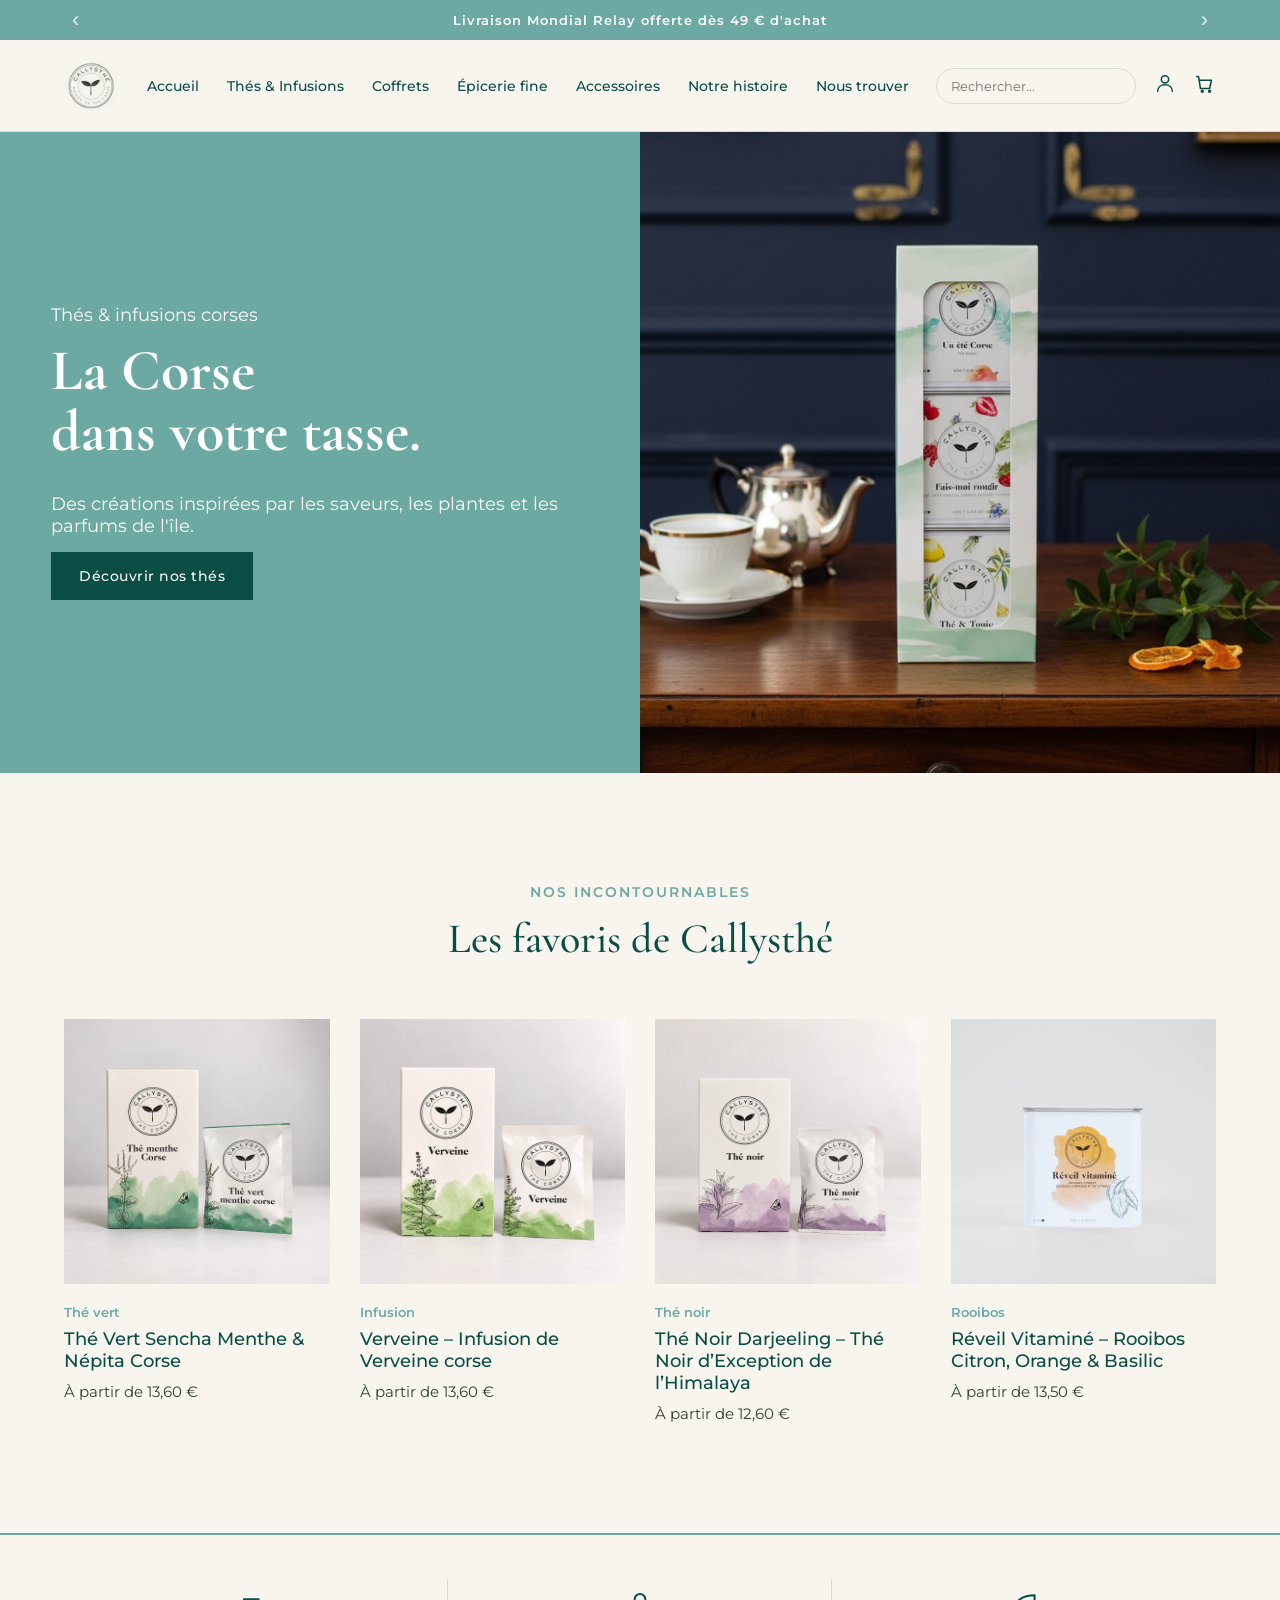
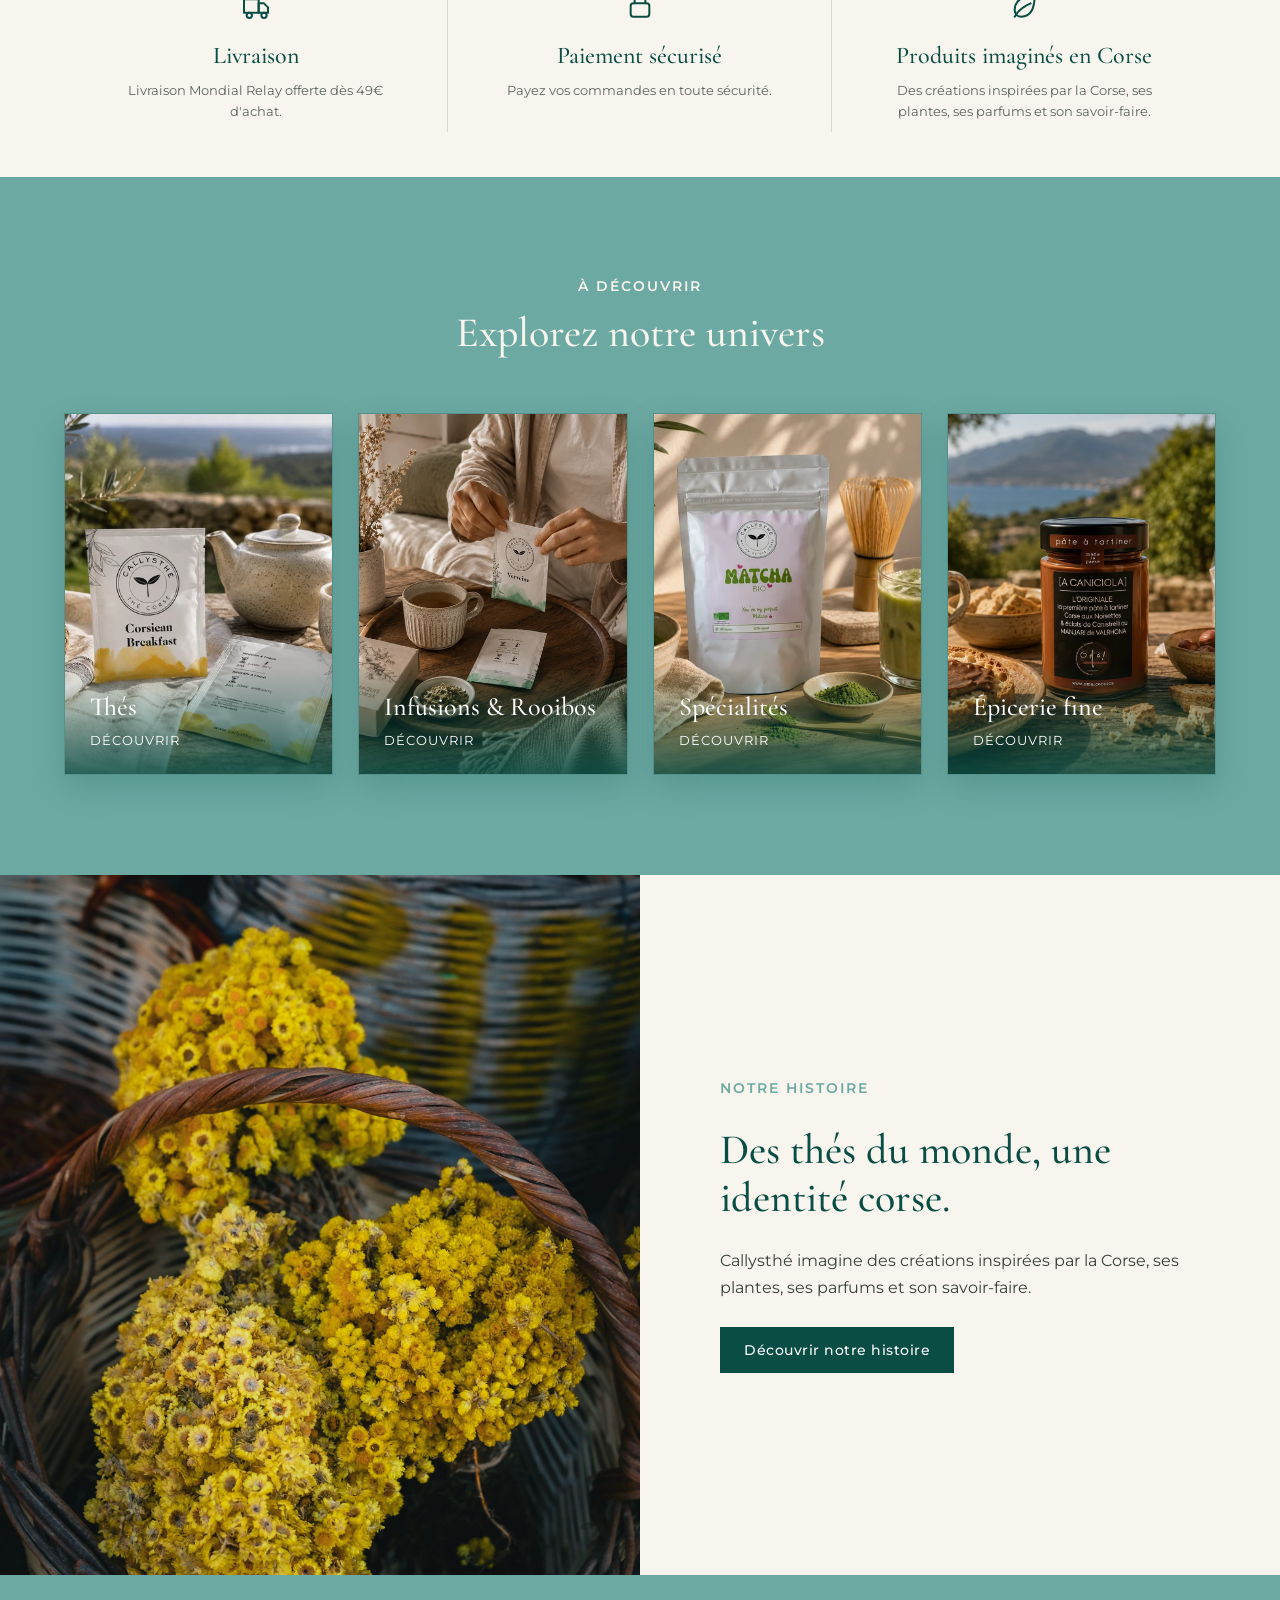
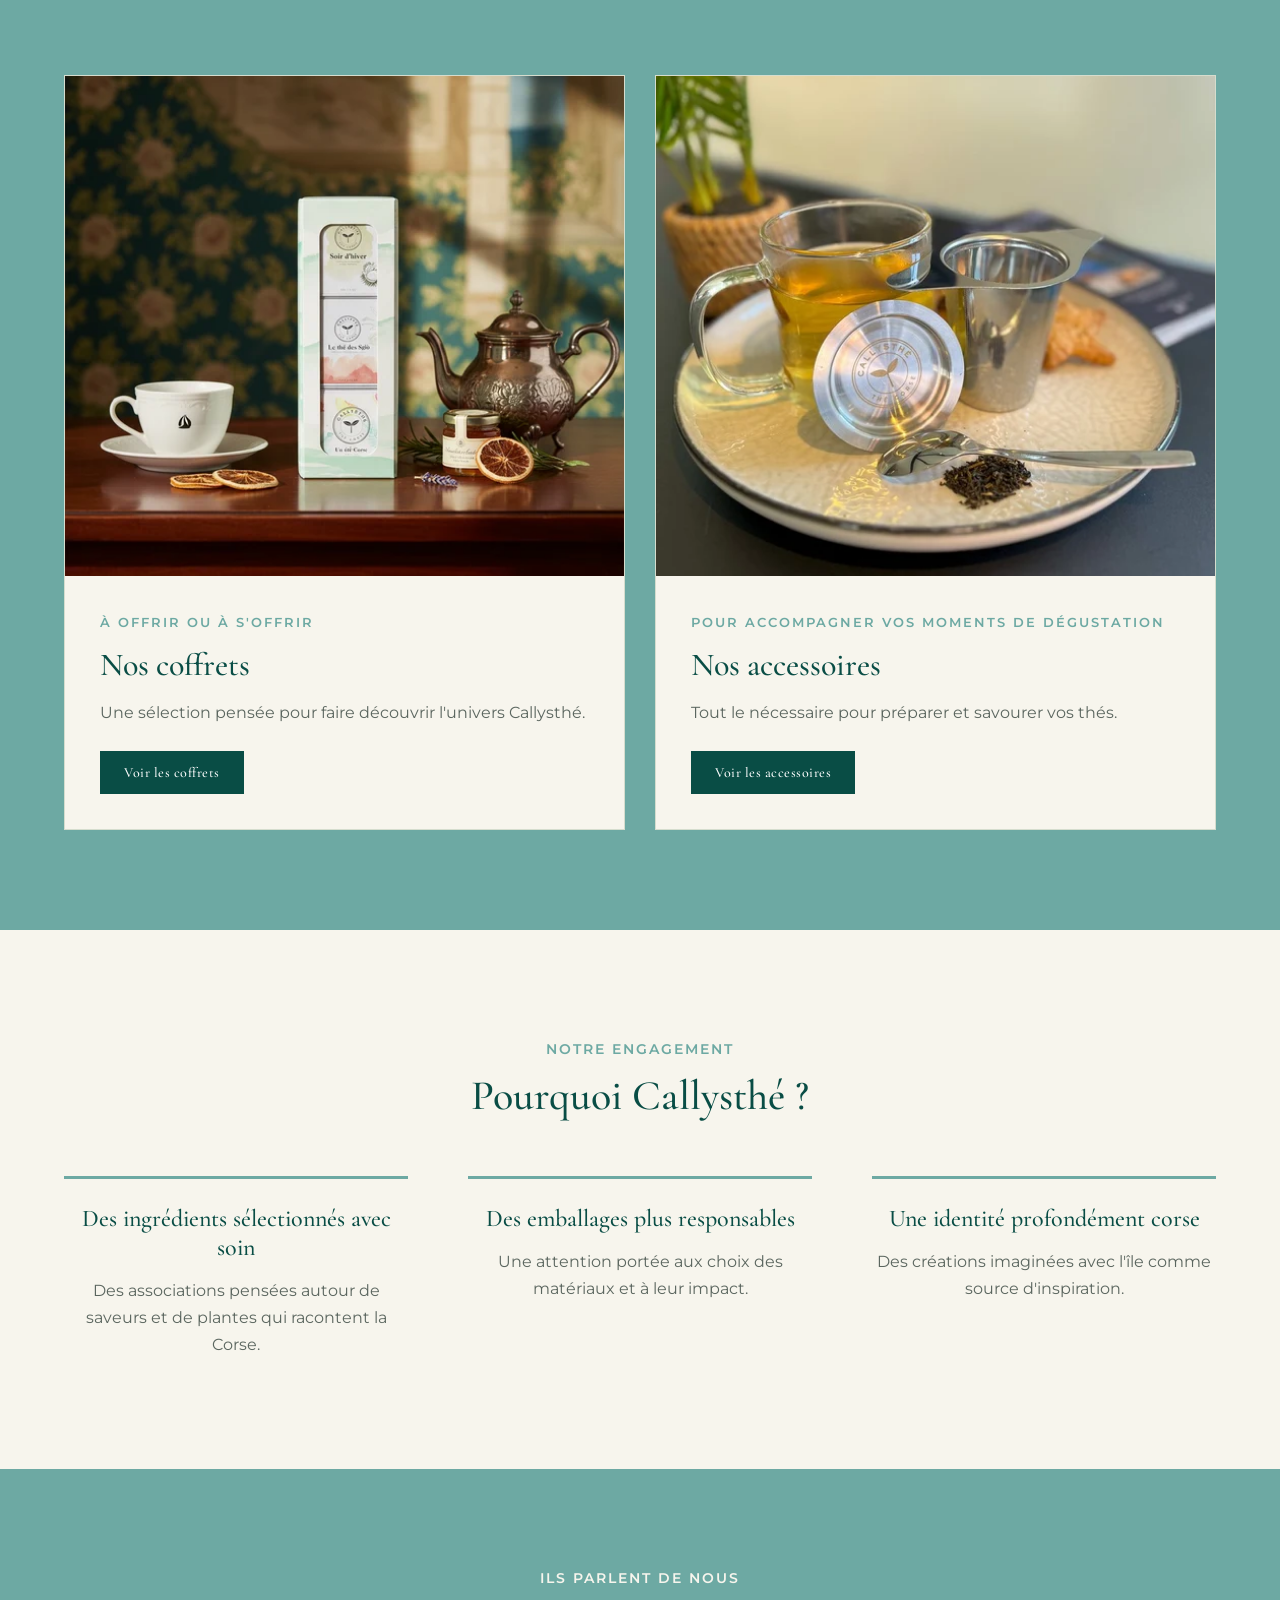
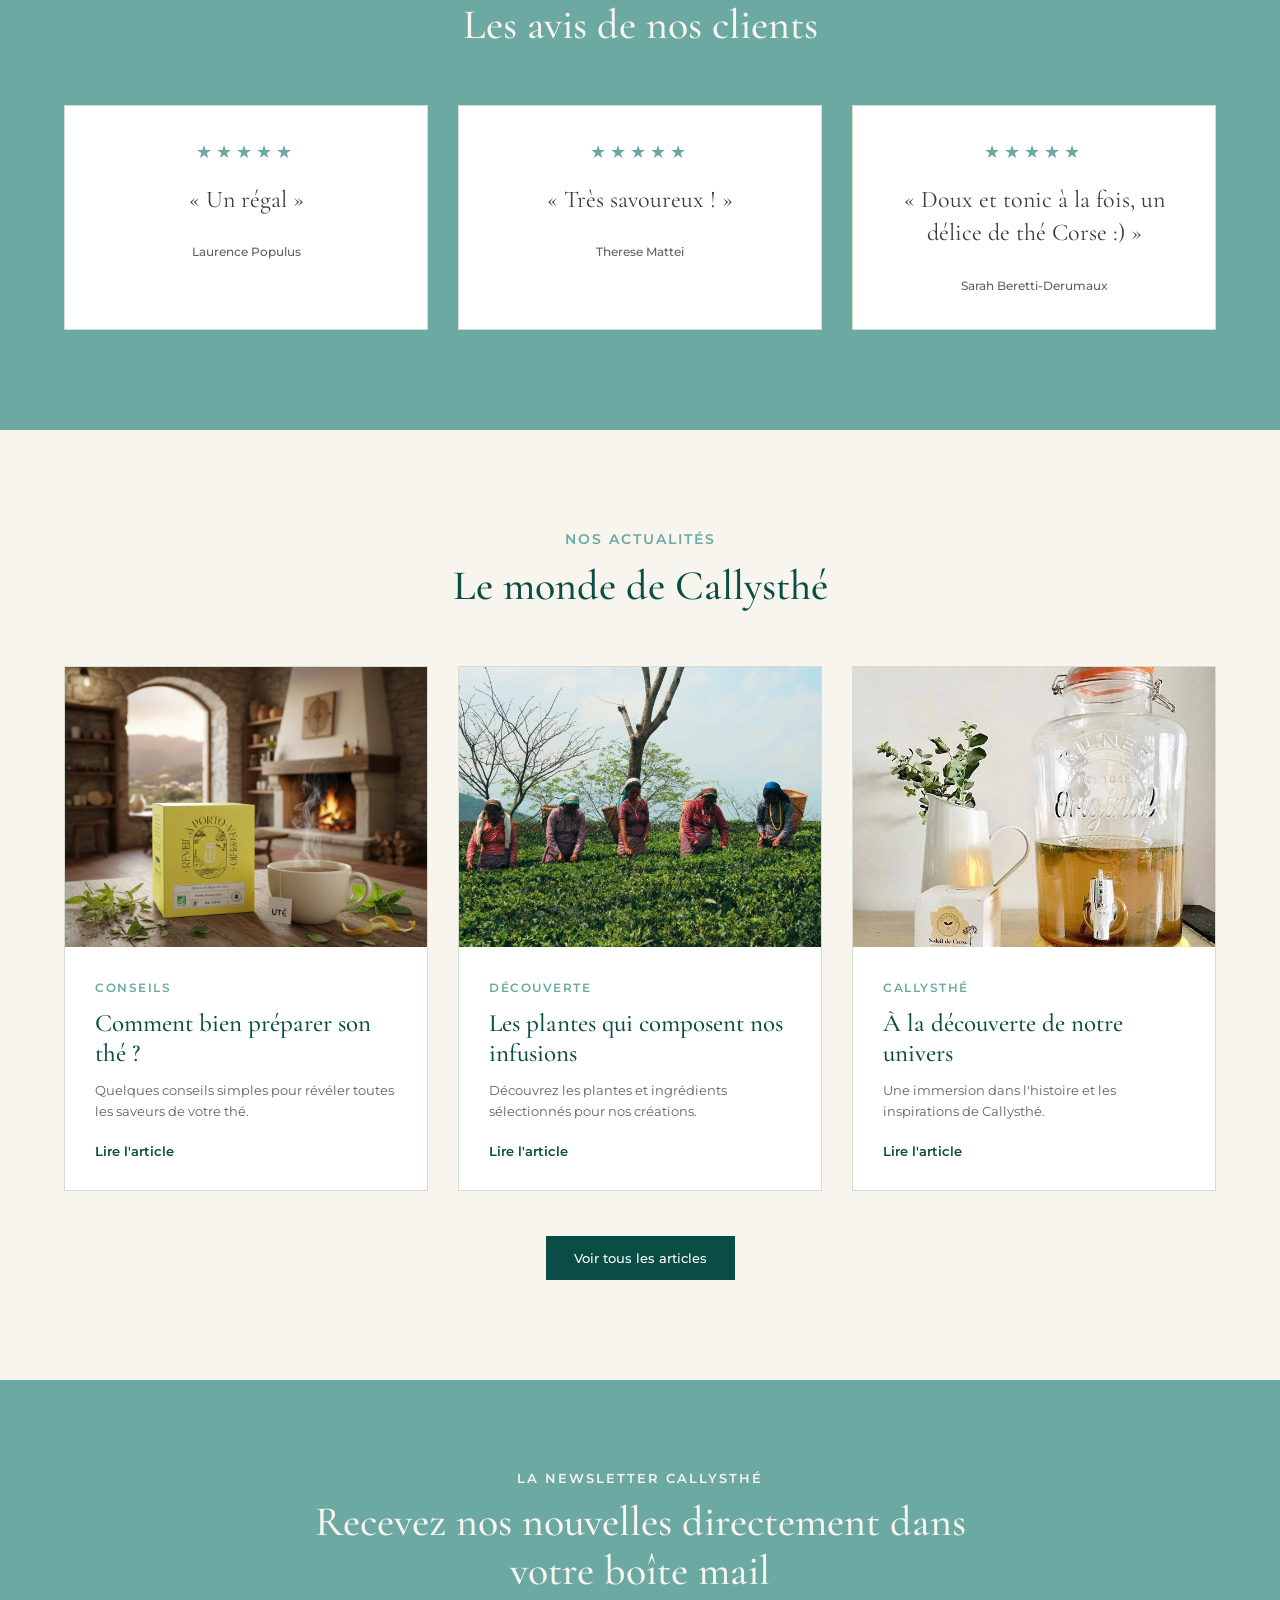
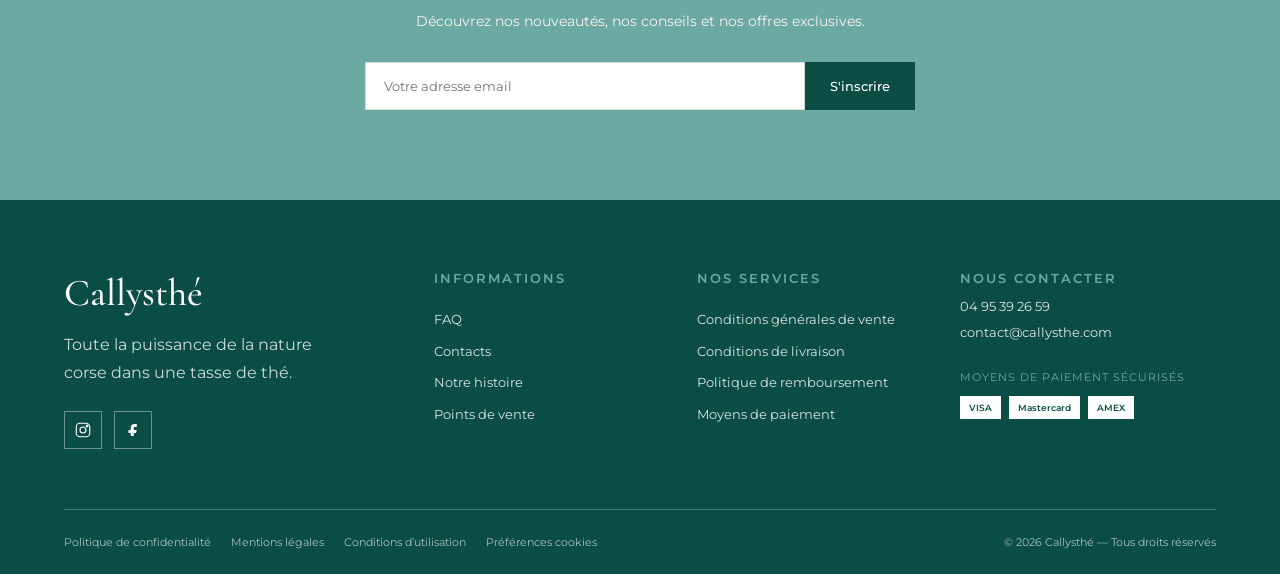
<file: index.html>
<!doctype html>
<html lang="fr">
  <head>
    <meta charset="UTF-8" />
    <meta name="viewport" content="width=device-width, initial-scale=1.0" />
    <meta
      name="description"
      content="Callysthé, thés et infusions corses : la Corse dans votre tasse. Thés, infusions, rooibos, coffrets et épicerie fine."
    />
    <link rel="icon" href="img/favicon.png" />
    <meta property="og:title" content="Callysthé, thés et infusions corses" />
    <meta property="og:description" content="La Corse dans votre tasse." />
    <meta property="og:image" content="img/hero.png" />
    <title>Callysthé</title>
    <link rel="preconnect" href="https://fonts.googleapis.com" />
    <link rel="preconnect" href="https://fonts.gstatic.com" crossorigin />
    <link
      href="https://fonts.googleapis.com/css2?family=Cormorant+Garamond:wght@400;500;600&family=Montserrat:wght@400;500;600&display=swap"
      rel="stylesheet"
    />
    <link rel="stylesheet" href="style.css" />
  </head>

  <body>
    <div class="announcement-bar">
      <button class="announcement-arrow prev" aria-label="Message précédent">
        ‹
      </button>

      <div class="announcement-slides">
        <p class="announcement-slide active">
          Livraison Mondial Relay offerte dès 49 € d'achat
        </p>
        <p class="announcement-slide">
          Toute la puissance de la nature corse dans une tasse de thé.
        </p>
        <p class="announcement-slide">
          Profitez de -10% sur votre première commande dès 30€ d'achat avec le
          code : CALLYSTHE10
        </p>
      </div>

      <button class="announcement-arrow next" aria-label="Message suivant">
        ›
      </button>
    </div>
    <header>
      <div class="logo">
        <img
          src="img/logoCallystheMaisonDeThe-fotor-2025013193222.png.avif"
          alt="Callysthé"
        />
      </div>

      <nav>
        <a href="#accueil">Accueil</a>
        <div class="nav-item">
          <a href="#univers">Thés & Infusions</a>

          <div class="submenu">
            <div>
              <h3>Thés</h3>
              <a href="#univers">Thé vert</a>
              <a href="#univers">Thé blanc</a>
              <a href="#univers">Thé noir</a>
              <a href="#univers">Thés glacés</a>
            </div>

            <div>
              <h3>Infusions & Rooibos</h3>
              <a href="#univers">Infusions</a>
              <a href="#univers">Rooibos</a>
            </div>

            <div>
              <h3>Spécialités</h3>
              <a href="#univers">Matcha & Ube</a>
              <a href="#univers">Chaï</a>
              <a href="#univers">Chocolats chauds</a>
            </div>

            <div>
              <h3>Formats</h3>
              <a href="#univers">Boîte métal</a>
              <a href="#univers">Sachets individuels</a>
              <a href="#univers">Sac recharge</a>
            </div>
          </div>
        </div>

        <a href="#coffrets">Coffrets</a>

        <div class="nav-item">
          <a href="#">Épicerie fine</a>

          <div class="submenu submenu-compact">
            <div>
              <h3><a href="#">Confitures</a></h3>
              <h3><a href="#">Canistrelli & biscuits</a></h3>
              <h3><a href="#">Miel</a></h3>
            </div>

            <div>
              <h3><a href="#">Gourmandises</a></h3>
              <h3><a href="#">Café</a></h3>
              <h3><a href="#">BARÚ</a></h3>
            </div>
          </div>
        </div>

        <div class="nav-item">
          <a href="#accessoires">Accessoires</a>

          <div class="submenu submenu-compact">
            <div>
              <h3><a href="#">Théières</a></h3>
              <h3><a href="#">Mugs & Tasses</a></h3>
              <h3><a href="#">Infuseurs & Filtres</a></h3>
            </div>

            <div>
              <h3><a href="#">Gourdes</a></h3>
              <h3><a href="#">Bouilloires</a></h3>
              <h3><a href="#">Sachets à thé réutilisables</a></h3>
            </div>
          </div>
        </div>

        <a href="#histoire">Notre histoire</a>

        <div class="nav-item">
          <a href="trouver.html">Nous trouver</a>

          <div class="submenu submenu-lieux">
            <div class="location-group france">
              <h3>France</h3>

              <a href="#">Toutes les régions</a>

              <h3>Auvergne-Rhône-Alpes</h3>
              <a href="#">Grenoble</a>
              <a href="#">Lyon</a>
              <a href="#">Montélimar</a>

              <h3>Corse</h3>
              <a href="#">Tous les points de vente</a>

              <h3>Grand Est</h3>
              <a href="#">Épernay</a>
              <a href="#">Strasbourg</a>
            </div>

            <div>
              <h3>Hauts-de-France</h3>
              <a href="#">Gouvieux</a>
              <a href="#">Nœux-les-Mines</a>

              <h3>Île-de-France</h3>
              <a href="#">Melun</a>
              <a href="#">Paris</a>
              <a href="#">Saint-Germain-en-Laye</a>

              <h3>Normandie</h3>
              <a href="#">Le Havre</a>
            </div>

            <div>
              <h3>Nouvelle-Aquitaine</h3>
              <a href="#">Bordeaux</a>

              <h3>Occitanie</h3>
              <a href="#">Nîmes</a>
              <a href="#">Pont-Saint-Esprit</a>

              <h3>Provence-Alpes-Côte d’Azur</h3>
              <a href="#">Marseille</a>
              <a href="#">Ollioules</a>
              <a href="#">Oraison</a>
              <a href="#">Six-Fours-les-Plages</a>
            </div>

            <div class="location-group">
              <h3>Amérique du Nord</h3>
              <a href="#">Canada</a>
              <a href="#">États-Unis</a>

              <h3>Europe</h3>
              <a href="#">Belgique</a>
              <a href="#">Irlande</a>
              <a href="#">Luxembourg</a>
              <a href="#">Suisse</a>
            </div>
          </div>
        </div>
      </nav>
      <button
        class="menu-toggle"
        aria-label="Ouvrir le menu"
        aria-expanded="false"
      >
        <svg
          viewBox="0 0 24 24"
          fill="none"
          stroke="currentColor"
          stroke-width="1.7"
          stroke-linecap="round"
        >
          <line class="l1" x1="4" y1="7" x2="20" y2="7"></line>
          <line class="l2" x1="4" y1="12" x2="20" y2="12"></line>
          <line class="l3" x1="4" y1="17" x2="20" y2="17"></line>
        </svg>
      </button>
      <div class="header-actions">
        <div class="search">
          <input type="search" placeholder="Rechercher..." />
        </div>
        <a href="#" aria-label="Compte client">
          <svg
            width="20"
            height="20"
            viewBox="0 0 24 24"
            fill="none"
            stroke="currentColor"
            stroke-width="1.7"
            stroke-linecap="round"
            stroke-linejoin="round"
          >
            <circle cx="12" cy="8" r="4"></circle>
            <path d="M4 21c0-4.4 3.6-7 8-7s8 2.6 8 7"></path>
          </svg>
        </a>

        <a href="#" aria-label="Panier">
          <svg
            width="20"
            height="20"
            viewBox="0 0 24 24"
            fill="none"
            stroke="currentColor"
            stroke-width="1.7"
            stroke-linecap="round"
            stroke-linejoin="round"
          >
            <path d="M3 5h2l2 13h10l2-9H6"></path>
            <circle cx="9" cy="21" r="1"></circle>
            <circle cx="17" cy="21" r="1"></circle>
          </svg>
        </a>
      </div>
      <div class="mobile-menu">
        <div class="mobile-search">
          <input type="search" placeholder="Rechercher..." />
        </div>
        <a href="#accueil">Accueil</a>
        <a href="#univers">Thés & Infusions</a>
        <a href="#coffrets">Coffrets</a>
        <a href="#epicerie">Épicerie fine</a>
        <a href="#accessoires">Accessoires</a>
        <a href="histoire.html">Notre histoire</a>
        <a href="trouver.html">Nous trouver</a>
      </div>
    </header>

    <main>
      <!-- HERO -->
      <section id="accueil" class="hero">
        <div class="hero-content">
          <p>Thés & infusions corses</p>

          <h1>La Corse<br />dans votre tasse.</h1>

          <p>
            Des créations inspirées par les saveurs, les plantes et les parfums
            de l'île.
          </p>

          <a href="#">Découvrir nos thés</a>
        </div>

        <div class="hero-image">
          <img src="img/hero.png" alt="Thés et infusions Callysthé" />
        </div>
      </section>
      <!-- INCONTOURNABLES -->
      <section class="products">
        <div class="section-title">
          <p>Nos incontournables</p>
          <h2>Les favoris de Callysthé</h2>
        </div>

        <div class="products-grid">
          <a href="#" class="product-card">
            <img
              src="img/The_vert_menthe_boite_sachet.png.webp"
              alt="Boîte de thé vert Sencha Menthe & Népita Corse"
              loading="lazy"
            />
            <p>Thé vert</p>
            <h3>Thé Vert Sencha Menthe & Népita Corse</h3>
            <span>À partir de 13,60 €</span>
          </a>

          <a href="#" class="product-card">
            <img
              src="img/Verveine_boite_sachet.png.webp"
              alt="Boîte de verveine infusion de verveine corse"
              loading="lazy"
            />
            <p>Infusion</p>
            <h3>Verveine – Infusion de Verveine corse</h3>
            <span>À partir de 13,60 €</span>
          </a>

          <a href="#" class="product-card">
            <img
              src="img/The_noir_boite_sachet.png.webp"
              alt="Boîte de thé noir Darjeeling"
              loading="lazy"
            />
            <p>Thé noir</p>
            <h3>Thé Noir Darjeeling – Thé Noir d’Exception de l’Himalaya</h3>
            <span>À partir de 12,60 €</span>
          </a>

          <a href="#" class="product-card">
            <img
              src="img/BTM_RV.jpg.webp"
              alt="Boîte de Rooibos Citron, Orange & Basilic"
              loading="lazy"
            />
            <p>Rooibos</p>
            <h3>Réveil Vitaminé – Rooibos Citron, Orange & Basilic</h3>
            <span>À partir de 13,50 €</span>
          </a>
        </div>
      </section>

      <!-- SERVICES --->
      <section class="services">
        <div class="service">
          <svg viewBox="0 0 24 24" aria-hidden="true">
            <path d="M3 7h11v10H3z" />
            <path d="M14 10h4l3 3v4h-7z" />
            <circle cx="7" cy="19" r="2" />
            <circle cx="18" cy="19" r="2" />
          </svg>

          <h3>Livraison</h3>
          <p>Livraison Mondial Relay offerte dès 49€ d'achat.</p>
        </div>

        <div class="service">
          <svg viewBox="0 0 24 24" aria-hidden="true">
            <rect x="5" y="10" width="14" height="10" rx="2" />
            <path d="M8 10V7a4 4 0 0 1 8 0v3" />
          </svg>

          <h3>Paiement sécurisé</h3>
          <p>Payez vos commandes en toute sécurité.</p>
        </div>

        <div class="service">
          <svg viewBox="0 0 24 24" aria-hidden="true">
            <path d="M20 4C11 4 5 8 5 15c0 3 2 5 5 5 7 0 10-6 10-16z" />
            <path d="M5 20c3-5 7-8 12-10" />
          </svg>

          <h3>Produits imaginés en Corse</h3>
          <p>
            Des créations inspirées par la Corse, ses plantes, ses parfums et
            son savoir-faire.
          </p>
        </div>
      </section>
      <!-- UNIVERS -->
      <section id="univers" class="univers">
        <div class="section-title">
          <p>À découvrir</p>
          <h2>Explorez notre univers</h2>
        </div>

        <div class="univers-grid">
          <a href="#" class="univers-card">
            <img
              src="img/Thes.webp"
              alt="Sélection de thés Callysthé"
              loading="lazy"
            />
            <div>
              <h3>Thés</h3>
              <span>Découvrir</span>
            </div>
          </a>

          <a href="#" class="univers-card">
            <img
              src="img/Infusions.webp"
              alt="Sélection d'infusions et de Rooibos Callysthé"
              loading="lazy"
            />
            <div>
              <h3>Infusions & Rooibos</h3>
              <span>Découvrir</span>
            </div>
          </a>

          <a href="#" class="univers-card">
            <img
              src="img/matcha.webp"
              alt="Sélection de matcha Callysthé"
              loading="lazy"
            />
            <div>
              <h3>Spécialités</h3>
              <span>Découvrir</span>
            </div>
          </a>

          <a href="#" class="univers-card">
            <img
              src="img/Epicerie.webp"
              alt="Sélection d' épicerie fine Callysthé"
              loading="lazy"
            />
            <div>
              <h3>Épicerie fine</h3>
              <span>Découvrir</span>
            </div>
          </a>
        </div>
      </section>

      <!-- HISTOIRE -->
      <section id="histoire" class="story">
        <div class="story-image">
          <img
            src="img/photohistoire.jpg"
            alt="Notre histoire"
            loading="lazy"
          />
        </div>

        <div class="story-content">
          <p>Notre histoire</p>
          <h2>Des thés du monde, une identité corse.</h2>
          <p>
            Callysthé imagine des créations inspirées par la Corse, ses plantes,
            ses parfums et son savoir-faire.
          </p>
          <a href="histoire.html">Découvrir notre histoire</a>
        </div>
      </section>

      <!-- COFFRETS -->
      <section class="gift">
        <div id="coffrets" class="gift-card">
          <div class="gift-image">
            <img
              src="img/Coffret.webp"
              alt="Sélection de coffrets Callysthé"
              loading="lazy"
            />
          </div>

          <div class="gift-content">
            <p>À offrir ou à s'offrir</p>
            <h2>Nos coffrets</h2>
            <p>
              Une sélection pensée pour faire découvrir l'univers Callysthé.
            </p>
            <a href="#">Voir les coffrets</a>
          </div>
        </div>

        <div id="accessoires" class="gift-card">
          <div class="gift-image">
            <img
              src="img/accessoires.webp"
              alt="Sélection d'accessoires Callysthé"
              loading="lazy"
            />
          </div>

          <div class="gift-content">
            <p>Pour accompagner vos moments de dégustation</p>
            <h2>Nos accessoires</h2>
            <p>Tout le nécessaire pour préparer et savourer vos thés.</p>
            <a href="#">Voir les accessoires</a>
          </div>
        </div>
      </section>

      <!-- ENGAGEMENTS -->
      <section class="values">
        <div class="section-title">
          <p>Notre engagement</p>
          <h2>Pourquoi Callysthé ?</h2>
        </div>

        <div class="values-grid">
          <div class="value">
            <h3>Des ingrédients sélectionnés avec soin</h3>
            <p>
              Des associations pensées autour de saveurs et de plantes qui
              racontent la Corse.
            </p>
          </div>

          <div class="value">
            <h3>Des emballages plus responsables</h3>
            <p>
              Une attention portée aux choix des matériaux et à leur impact.
            </p>
          </div>

          <div class="value">
            <h3>Une identité profondément corse</h3>
            <p>
              Des créations imaginées avec l'île comme source d'inspiration.
            </p>
          </div>
        </div>
      </section>
      <section class="reviews">
        <div class="section-title">
          <p>Ils parlent de nous</p>
          <h2>Les avis de nos clients</h2>
        </div>

        <div class="reviews-grid">
          <article class="review">
            <div class="review-stars">★★★★★</div>
            <p>« Un régal »</p>
            <span>Laurence Populus</span>
          </article>

          <article class="review">
            <div class="review-stars">★★★★★</div>
            <p>« Très savoureux ! »</p>
            <span>Therese Mattei</span>
          </article>

          <article class="review">
            <div class="review-stars">★★★★★</div>
            <p>« Doux et tonic à la fois, un délice de thé Corse :) »</p>
            <span>Sarah Beretti-Derumaux</span>
          </article>
        </div>
      </section>
      <section class="blog">
        <div class="section-title">
          <p>Nos actualités</p>
          <h2>Le monde de Callysthé</h2>
        </div>

        <div class="blog-grid">
          <article class="blog-card">
            <img
              src="img/blog1.png.webp"
              alt="Comment bien préparer son thé ?"
              loading="lazy"
            />

            <div class="blog-content">
              <span>Conseils</span>
              <h3>Comment bien préparer son thé ?</h3>
              <p>
                Quelques conseils simples pour révéler toutes les saveurs de
                votre thé.
              </p>
              <a href="#">Lire l'article</a>
            </div>
          </article>

          <article class="blog-card">
            <img
              src="img/blog2.webp"
              alt="Les plantes qui composent nos infusions"
              loading="lazy"
            />

            <div class="blog-content">
              <span>Découverte</span>
              <h3>Les plantes qui composent nos infusions</h3>
              <p>
                Découvrez les plantes et ingrédients sélectionnés pour nos
                créations.
              </p>
              <a href="#">Lire l'article</a>
            </div>
          </article>

          <article class="blog-card">
            <img
              src="img/blog3.jpg"
              alt="À la découverte de notre univers"
              loading="lazy"
            />

            <div class="blog-content">
              <span>Callysthé</span>
              <h3>À la découverte de notre univers</h3>
              <p>
                Une immersion dans l'histoire et les inspirations de Callysthé.
              </p>
              <a href="#">Lire l'article</a>
            </div>
          </article>
        </div>

        <div class="blog-link">
          <a href="#">Voir tous les articles</a>
        </div>
      </section>
      <section class="newsletter">
        <div class="newsletter-content">
          <p>La newsletter Callysthé</p>
          <h2>Recevez nos nouvelles directement dans votre boîte mail</h2>
          <span>
            Découvrez nos nouveautés, nos conseils et nos offres exclusives.
          </span>

          <form>
            <input type="email" placeholder="Votre adresse email" required />
            <button type="submit">S'inscrire</button>
          </form>
        </div>
      </section>
    </main>
    <footer>
      <div class="footer-main">
        <div class="footer-brand">
          <h2>Callysthé</h2>
          <p>Toute la puissance de la nature corse dans une tasse de thé.</p>
          <div class="footer-socials">
            <a href="#" aria-label="Instagram">
              <svg viewBox="0 0 24 24" aria-hidden="true">
                <rect x="3" y="3" width="18" height="18" rx="5"></rect>
                <circle cx="12" cy="12" r="4"></circle>
                <circle cx="17.5" cy="6.5" r="1"></circle>
              </svg>
            </a>

            <a href="#" aria-label="Facebook">
              <svg viewBox="0 0 24 24" aria-hidden="true">
                <path
                  d="M14 8h3V4h-3c-3.3 0-5 2-5 5v3H6v4h3v4h4v-4h3l1-4h-4V9c0-.7.3-1 1-1z"
                ></path>
              </svg>
            </a>
          </div>
        </div>

        <div class="footer-links">
          <h3>Informations</h3>

          <a href="#">FAQ</a>
          <a href="#">Contacts</a>
          <a href="#">Notre histoire</a>
          <a href="#">Points de vente</a>
        </div>

        <div class="footer-links">
          <h3>Nos services</h3>

          <a href="#">Conditions générales de vente</a>
          <a href="#">Conditions de livraison</a>
          <a href="#">Politique de remboursement</a>
          <a href="#">Moyens de paiement</a>
        </div>

        <div class="footer-contact">
          <h3>Nous contacter</h3>

          <p>04 95 39 26 59</p>
          <p>contact@callysthe.com</p>

          <div class="footer-payment">
            <span>Moyens de paiement sécurisés</span>

            <div class="payment-icons">
              <span>VISA</span>
              <span>Mastercard</span>
              <span>AMEX</span>
            </div>
          </div>
        </div>
      </div>

      <div class="footer-bottom">
        <div class="footer-legal">
          <a href="#">Politique de confidentialité</a>
          <a href="#">Mentions légales</a>
          <a href="#">Conditions d’utilisation</a>
          <a href="#">Préférences cookies</a>
        </div>

        <p>© 2026 Callysthé — Tous droits réservés</p>
      </div>
    </footer>
    <script src="script.js"></script>
  </body>
</html>
</file>
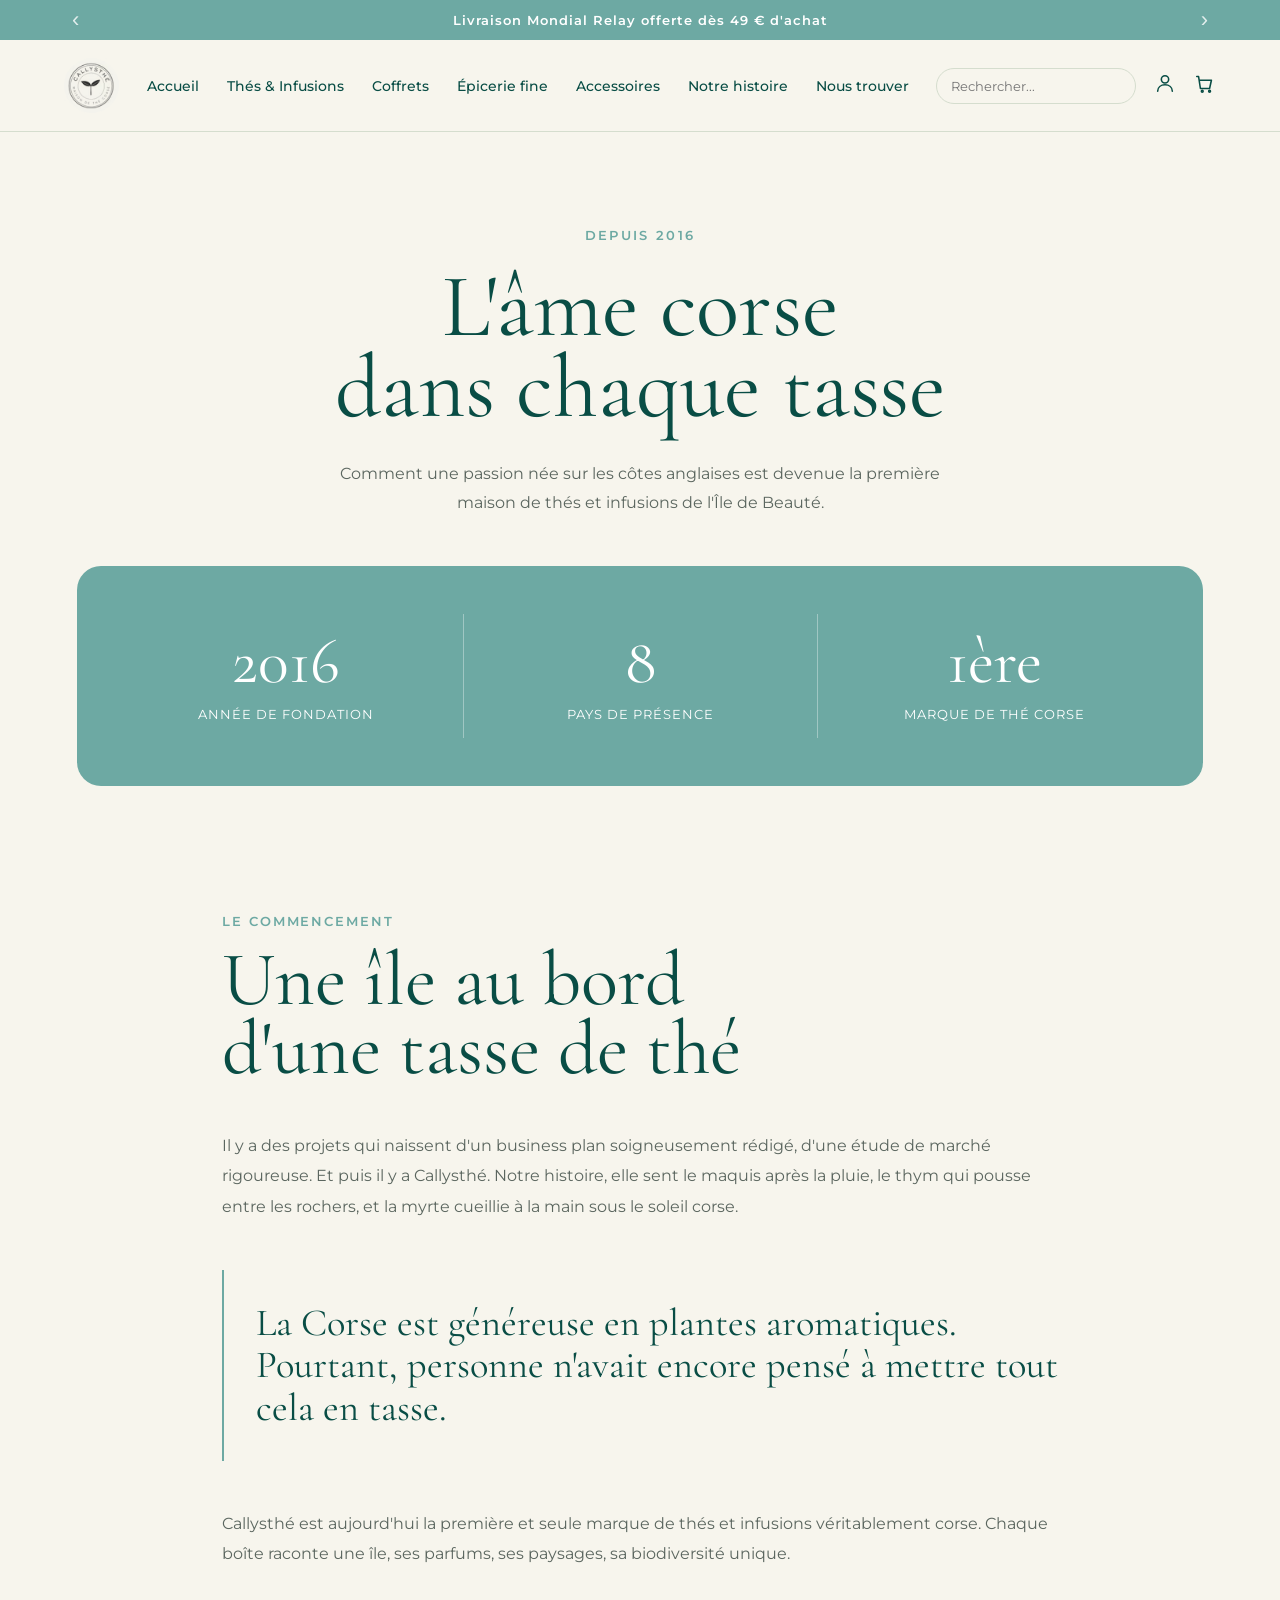
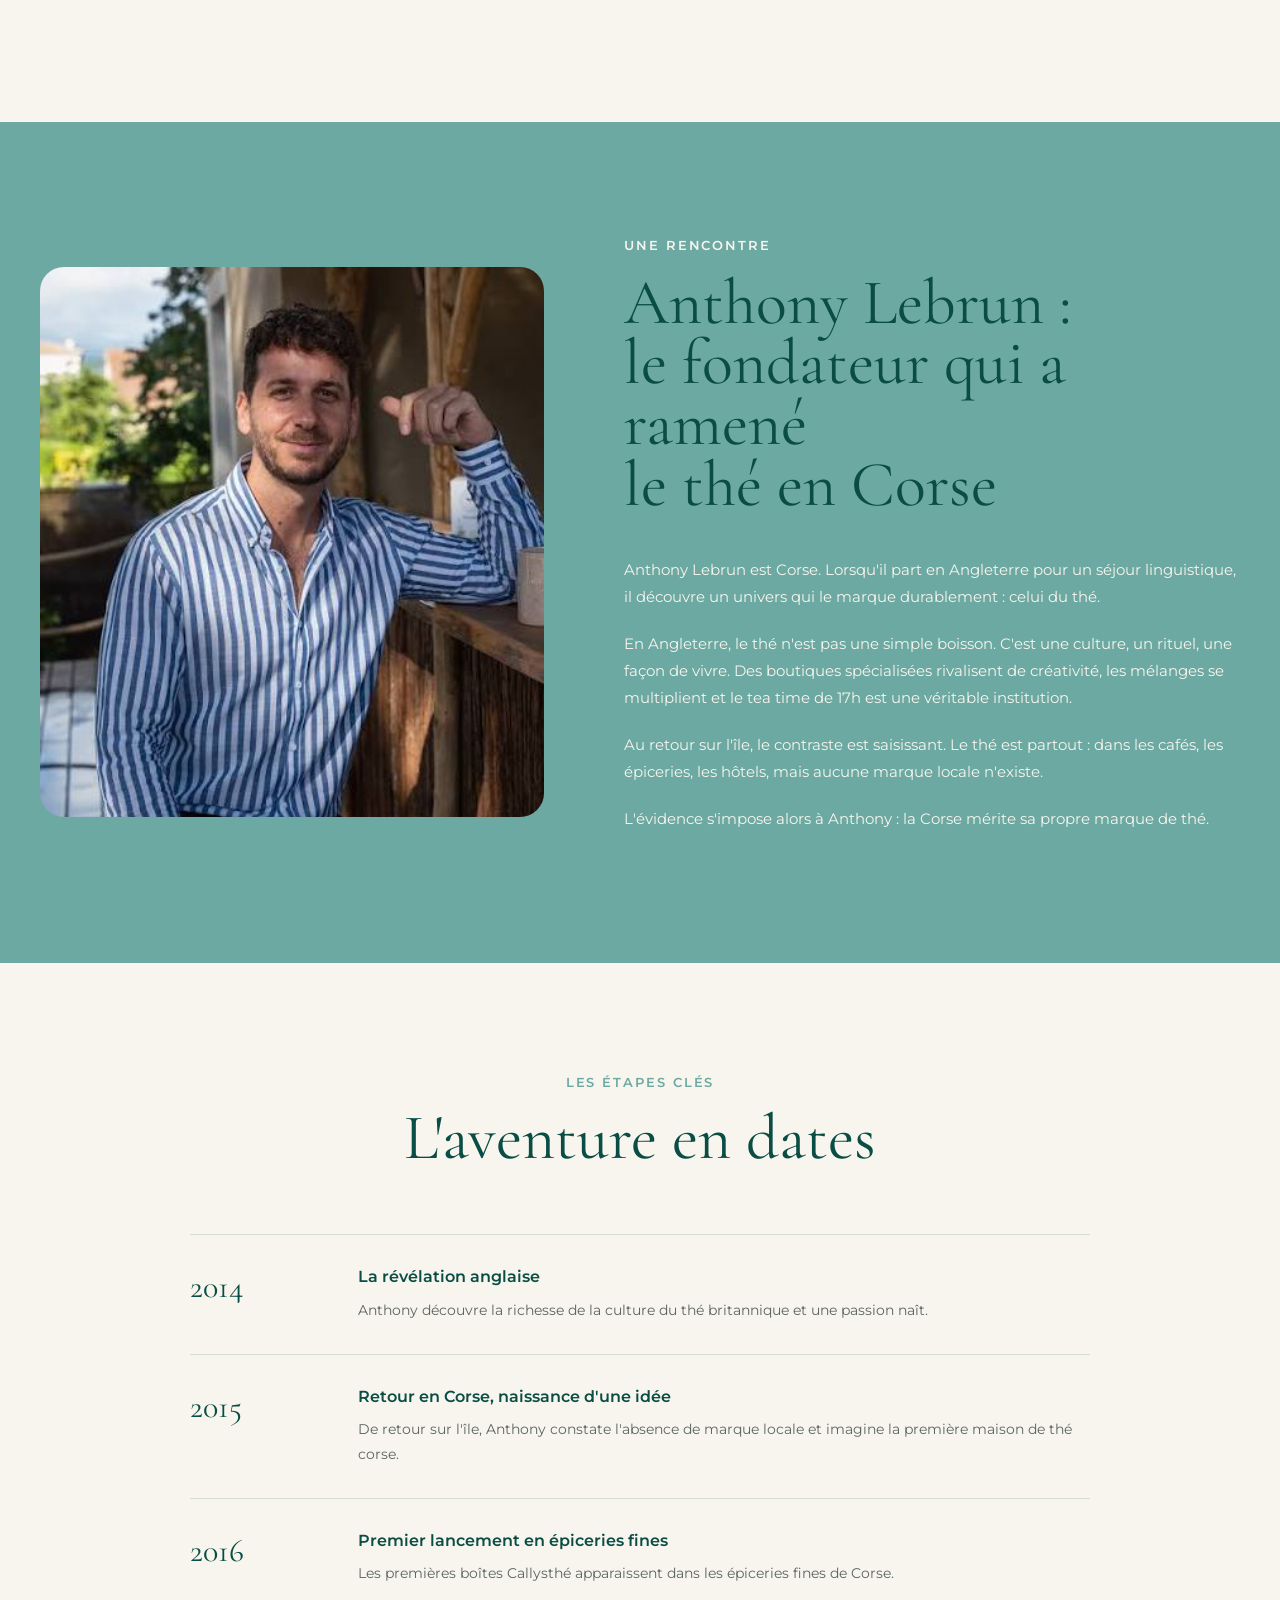
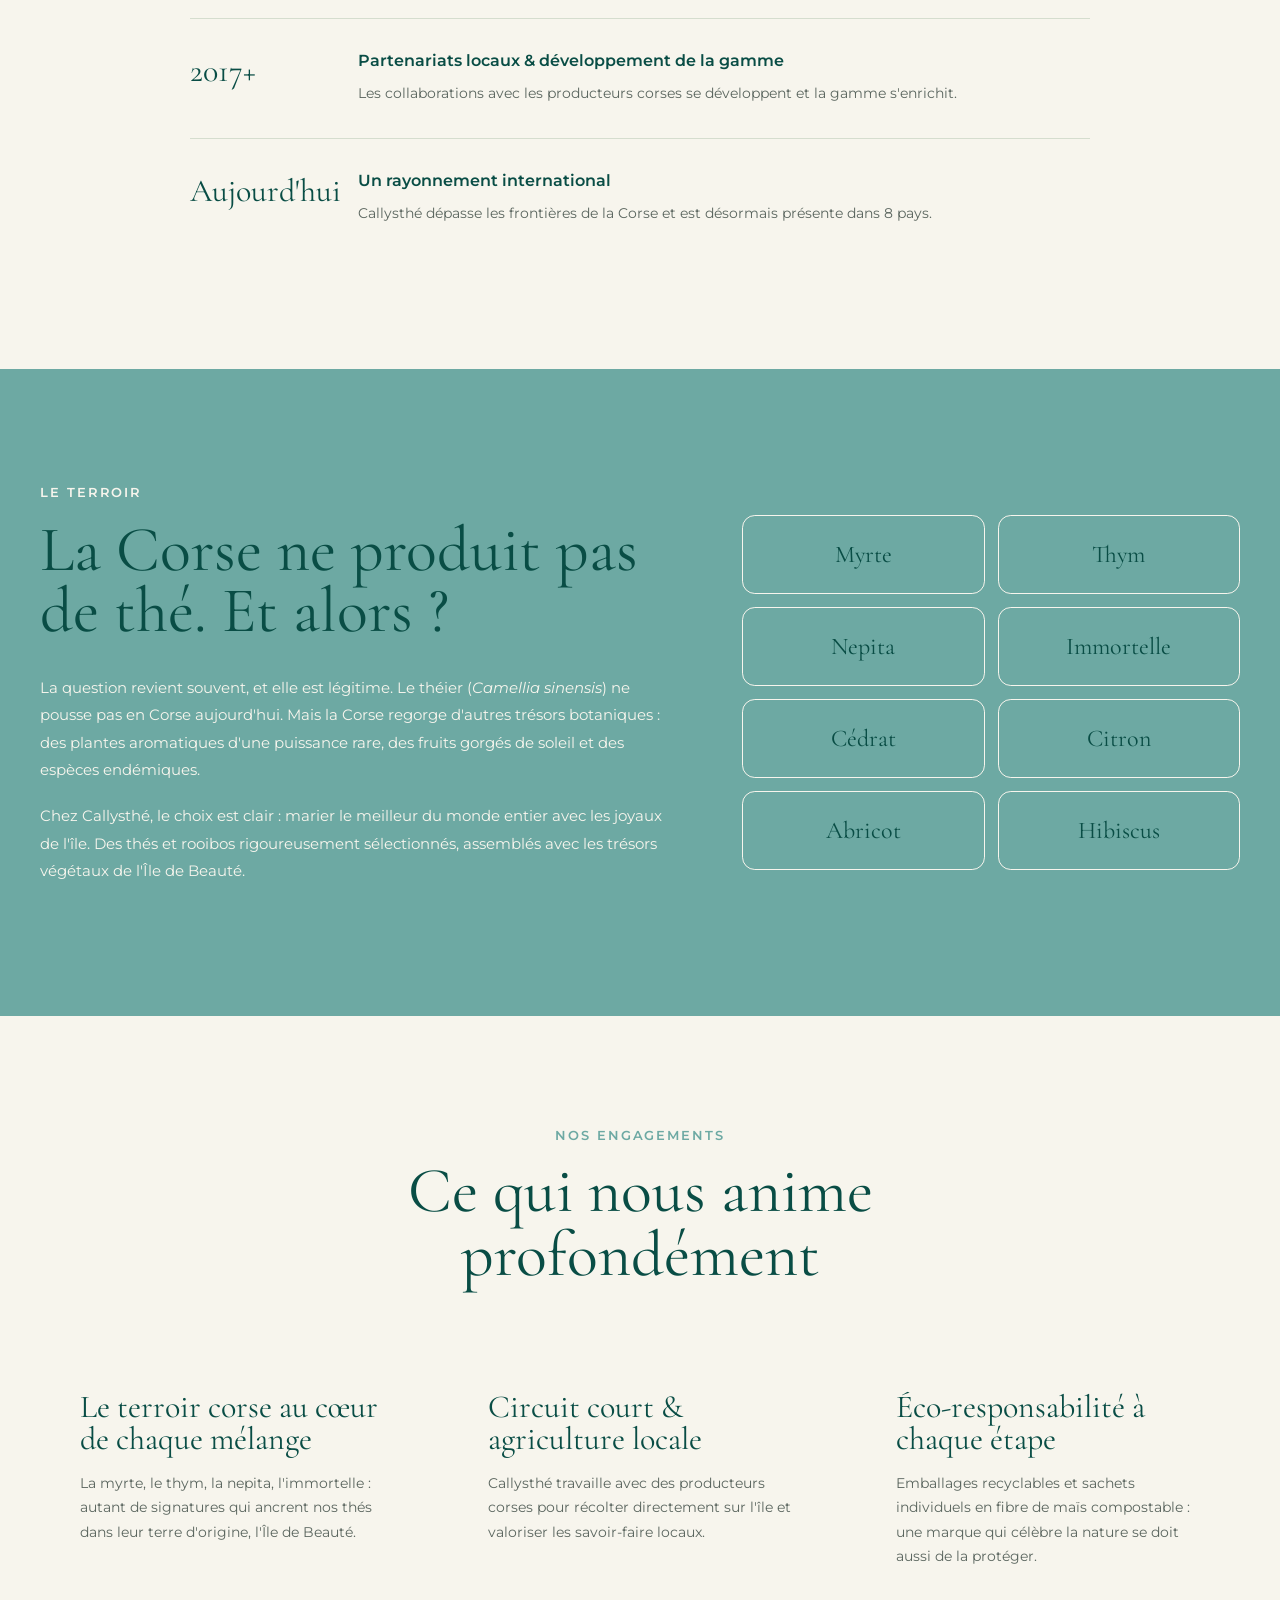
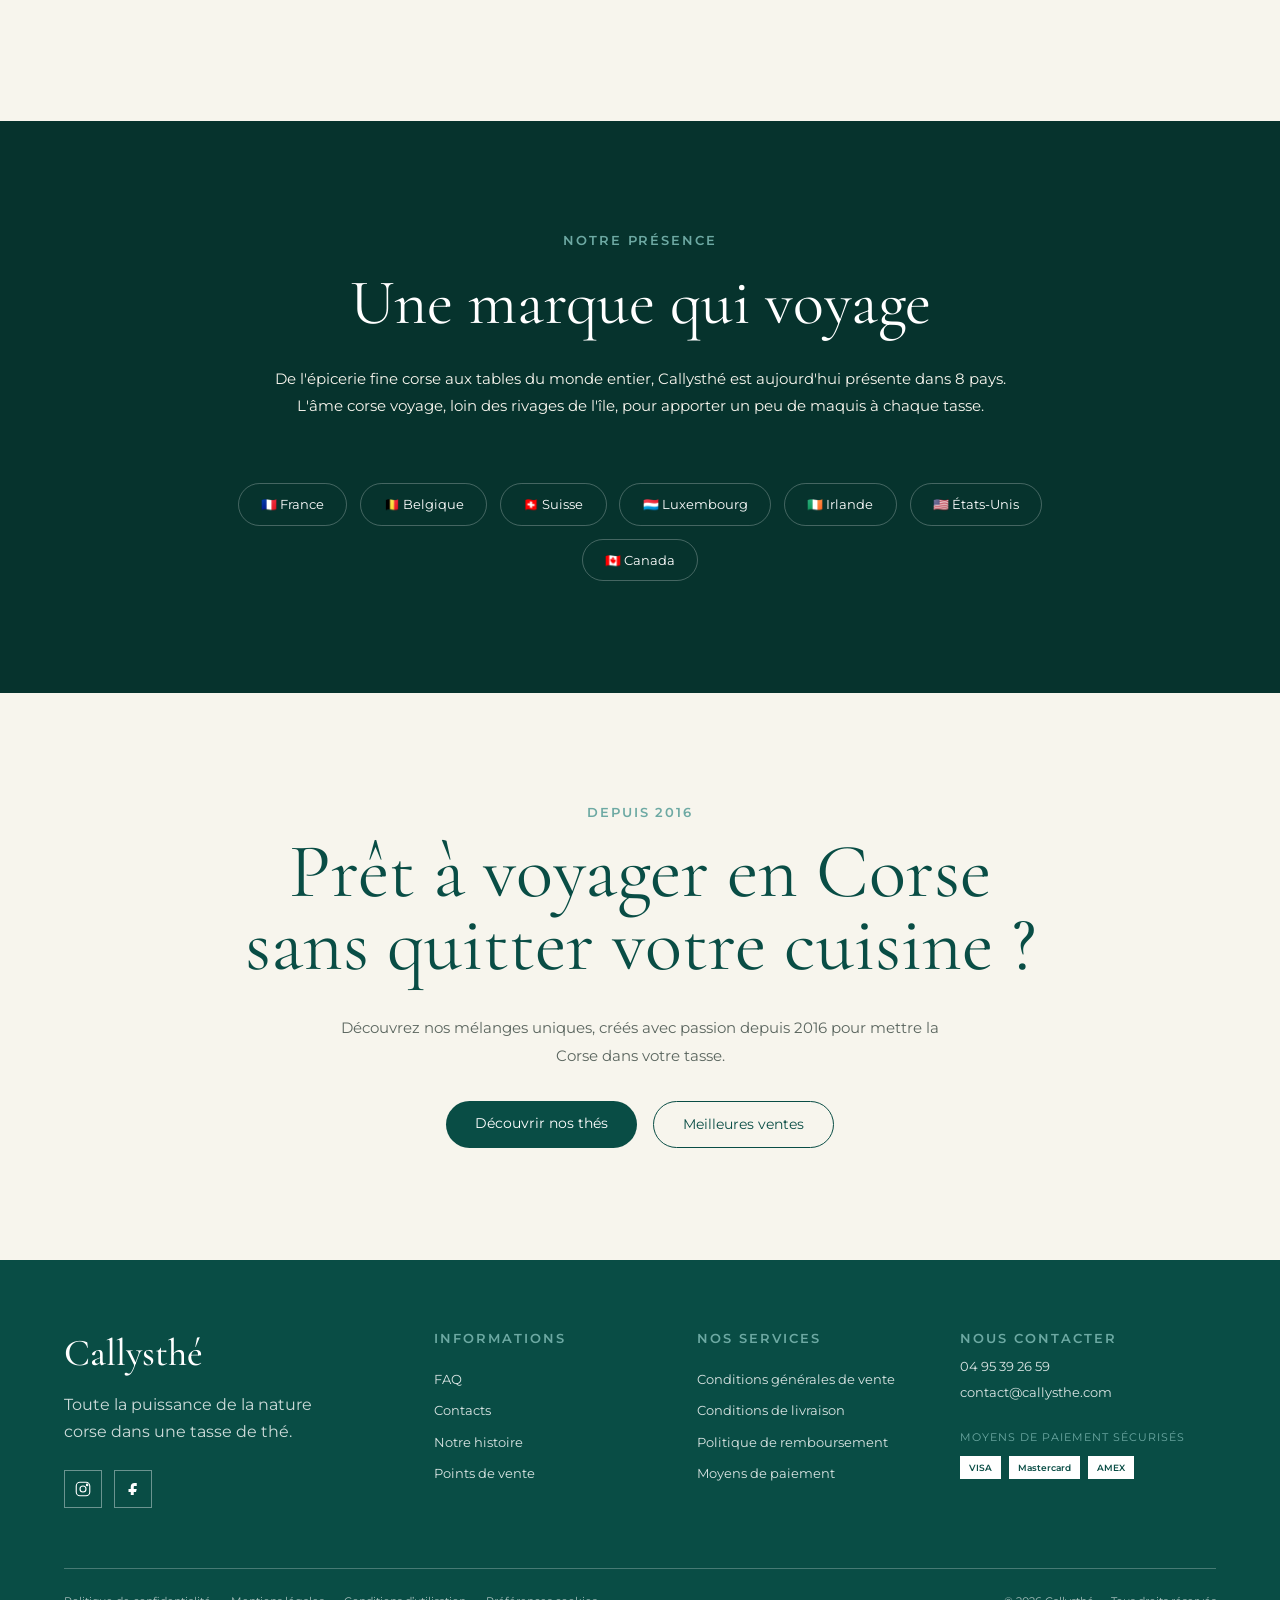
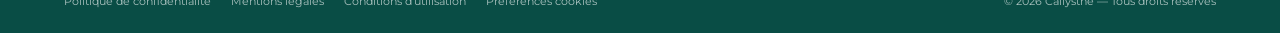
<file: histoire.html>
<!doctype html>
<html lang="fr">
  <head>
    <meta charset="UTF-8" />
    <meta name="viewport" content="width=device-width, initial-scale=1.0" />
    <meta
      name="description"
      content="Callysthé, thés et infusions corses : la Corse dans votre tasse. Thés, infusions, rooibos, coffrets et épicerie fine."
    />
    <link rel="icon" href="img/favicon.png" />
    <meta property="og:title" content="Callysthé, thés et infusions corses" />
    <meta property="og:description" content="La Corse dans votre tasse." />
    <meta property="og:image" content="img/hero.png" />
    <title>Callysthé</title>
    <link rel="preconnect" href="https://fonts.googleapis.com" />
    <link rel="preconnect" href="https://fonts.gstatic.com" crossorigin />
    <link
      href="https://fonts.googleapis.com/css2?family=Cormorant+Garamond:wght@400;500;600&family=Montserrat:wght@400;500;600&display=swap"
      rel="stylesheet"
    />
    <link rel="stylesheet" href="style.css" />
    <link rel="stylesheet" href="histoire.css" />
  </head>
  <body>
    <div class="announcement-bar">
      <button class="announcement-arrow prev" aria-label="Message précédent">
        ‹
      </button>

      <div class="announcement-slides">
        <p class="announcement-slide active">
          Livraison Mondial Relay offerte dès 49 € d'achat
        </p>
        <p class="announcement-slide">
          Toute la puissance de la nature corse dans une tasse de thé.
        </p>
        <p class="announcement-slide">
          Profitez de -10% sur votre première commande dès 30€ d'achat avec le
          code : CALLYSTHE10
        </p>
      </div>
      <button class="announcement-arrow next" aria-label="Message suivant">
        ›
      </button>
    </div>
    <header>
      <div class="logo">
        <img
          src="img/logoCallystheMaisonDeThe-fotor-2025013193222.png.avif"
          alt="Callysthé"
        />
      </div>

      <nav>
        <a href="index.html">Accueil</a>
        <div class="nav-item">
          <a href="#univers">Thés & Infusions</a>

          <div class="submenu">
            <div>
              <h3>Thés</h3>
              <a href="#univers">Thé vert</a>
              <a href="#univers">Thé blanc</a>
              <a href="#univers">Thé noir</a>
              <a href="#univers">Thés glacés</a>
            </div>

            <div>
              <h3>Infusions & Rooibos</h3>
              <a href="#univers">Infusions</a>
              <a href="#univers">Rooibos</a>
            </div>

            <div>
              <h3>Spécialités</h3>
              <a href="#univers">Matcha & Ube</a>
              <a href="#univers">Chaï</a>
              <a href="#univers">Chocolats chauds</a>
            </div>

            <div>
              <h3>Formats</h3>
              <a href="#univers">Boîte métal</a>
              <a href="#univers">Sachets individuels</a>
              <a href="#univers">Sac recharge</a>
            </div>
          </div>
        </div>

        <a href="#coffrets">Coffrets</a>

        <div class="nav-item">
          <a href="#">Épicerie fine</a>

          <div class="submenu submenu-compact">
            <div>
              <h3><a href="#">Confitures</a></h3>
              <h3><a href="#">Canistrelli & biscuits</a></h3>
              <h3><a href="#">Miel</a></h3>
            </div>

            <div>
              <h3><a href="#">Gourmandises</a></h3>
              <h3><a href="#">Café</a></h3>
              <h3><a href="#">BARÚ</a></h3>
            </div>
          </div>
        </div>

        <div class="nav-item">
          <a href="#accessoires">Accessoires</a>

          <div class="submenu submenu-compact">
            <div>
              <h3><a href="#">Théières</a></h3>
              <h3><a href="#">Mugs & Tasses</a></h3>
              <h3><a href="#">Infuseurs & Filtres</a></h3>
            </div>

            <div>
              <h3><a href="#">Gourdes</a></h3>
              <h3><a href="#">Bouilloires</a></h3>
              <h3><a href="#">Sachets à thé réutilisables</a></h3>
            </div>
          </div>
        </div>

        <a href="histoire.html">Notre histoire</a>

        <div class="nav-item">
          <a href="trouver.html">Nous trouver</a>

          <div class="submenu submenu-lieux">
            <div class="location-group france">
              <h3>France</h3>

              <a href="#">Toutes les régions</a>

              <h3>Auvergne-Rhône-Alpes</h3>
              <a href="#">Grenoble</a>
              <a href="#">Lyon</a>
              <a href="#">Montélimar</a>

              <h3>Corse</h3>
              <a href="#">Tous les points de vente</a>

              <h3>Grand Est</h3>
              <a href="#">Épernay</a>
              <a href="#">Strasbourg</a>
            </div>

            <div>
              <h3>Hauts-de-France</h3>
              <a href="#">Gouvieux</a>
              <a href="#">Nœux-les-Mines</a>

              <h3>Île-de-France</h3>
              <a href="#">Melun</a>
              <a href="#">Paris</a>
              <a href="#">Saint-Germain-en-Laye</a>

              <h3>Normandie</h3>
              <a href="#">Le Havre</a>
            </div>

            <div>
              <h3>Nouvelle-Aquitaine</h3>
              <a href="#">Bordeaux</a>

              <h3>Occitanie</h3>
              <a href="#">Nîmes</a>
              <a href="#">Pont-Saint-Esprit</a>

              <h3>Provence-Alpes-Côte d’Azur</h3>
              <a href="#">Marseille</a>
              <a href="#">Ollioules</a>
              <a href="#">Oraison</a>
              <a href="#">Six-Fours-les-Plages</a>
            </div>

            <div class="location-group">
              <h3>Amérique du Nord</h3>
              <a href="#">Canada</a>
              <a href="#">États-Unis</a>

              <h3>Europe</h3>
              <a href="#">Belgique</a>
              <a href="#">Irlande</a>
              <a href="#">Luxembourg</a>
              <a href="#">Suisse</a>
            </div>
          </div>
        </div>
      </nav>
      <button
        class="menu-toggle"
        aria-label="Ouvrir le menu"
        aria-expanded="false"
      >
        <svg
          viewBox="0 0 24 24"
          fill="none"
          stroke="currentColor"
          stroke-width="1.7"
          stroke-linecap="round"
        >
          <line class="l1" x1="4" y1="7" x2="20" y2="7"></line>
          <line class="l2" x1="4" y1="12" x2="20" y2="12"></line>
          <line class="l3" x1="4" y1="17" x2="20" y2="17"></line>
        </svg>
      </button>
      <div class="header-actions">
        <div class="search">
          <input type="search" placeholder="Rechercher..." />
        </div>
        <a href="#" aria-label="Compte client">
          <svg
            width="20"
            height="20"
            viewBox="0 0 24 24"
            fill="none"
            stroke="currentColor"
            stroke-width="1.7"
            stroke-linecap="round"
            stroke-linejoin="round"
          >
            <circle cx="12" cy="8" r="4"></circle>
            <path d="M4 21c0-4.4 3.6-7 8-7s8 2.6 8 7"></path>
          </svg>
        </a>

        <a href="#" aria-label="Panier">
          <svg
            width="20"
            height="20"
            viewBox="0 0 24 24"
            fill="none"
            stroke="currentColor"
            stroke-width="1.7"
            stroke-linecap="round"
            stroke-linejoin="round"
          >
            <path d="M3 5h2l2 13h10l2-9H6"></path>
            <circle cx="9" cy="21" r="1"></circle>
            <circle cx="17" cy="21" r="1"></circle>
          </svg>
        </a>
      </div>
      <div class="mobile-menu">
        <div class="mobile-search">
          <input type="search" placeholder="Rechercher..." />
        </div>
        <a href="index.html">Accueil</a>
        <a href="#univers">Thés & Infusions</a>
        <a href="#coffrets">Coffrets</a>
        <a href="#epicerie">Épicerie fine</a>
        <a href="#accessoires">Accessoires</a>
        <a href="histoire.html">Notre histoire</a>
        <a href="trouver.html">Nous trouver</a>
      </div>
    </header>
    <main>
      <!-- HERO -->
      <section class="history-hero">
        <div class="history-hero-content">
          <p>Depuis 2016</p>

          <h1>L'âme corse<br />dans chaque tasse</h1>

          <p>
            Comment une passion née sur les côtes anglaises est devenue la
            première maison de thés et infusions de l'Île de Beauté.
          </p>
        </div>
      </section>

      <!-- CHIFFRES CLÉS -->
      <section class="history-stats">
        <div class="history-stat">
          <strong>2016</strong>
          <span>Année de fondation</span>
        </div>

        <div class="history-stat">
          <strong>8</strong>
          <span>Pays de présence</span>
        </div>

        <div class="history-stat">
          <strong>1ère</strong>
          <span>Marque de thé corse</span>
        </div>
      </section>

      <!-- LE COMMENCEMENT -->
      <section class="history-beginning">
        <div class="history-beginning-content">
          <p>Le commencement</p>

          <h2>
            Une île au bord<br />
            d'une tasse de thé
          </h2>

          <p>
            Il y a des projets qui naissent d'un business plan soigneusement
            rédigé, d'une étude de marché rigoureuse. Et puis il y a Callysthé.
            Notre histoire, elle sent le maquis après la pluie, le thym qui
            pousse entre les rochers, et la myrte cueillie à la main sous le
            soleil corse.
          </p>

          <blockquote>
            La Corse est généreuse en plantes aromatiques. Pourtant, personne
            n'avait encore pensé à mettre tout cela en tasse.
          </blockquote>

          <p>
            Callysthé est aujourd'hui la première et seule marque de thés et
            infusions véritablement corse. Chaque boîte raconte une île, ses
            parfums, ses paysages, sa biodiversité unique.
          </p>
        </div>
      </section>

      <!-- ANTHONY LEBRUN -->
      <section class="history-founder">
        <div class="history-founder-image">
          <img src="img/lebrun.jpeg" alt="Anthony Lebrun" />
        </div>

        <div class="history-founder-content">
          <p>Une rencontre</p>

          <h2>
            Anthony Lebrun :<br />
            le fondateur qui a ramené<br />
            le thé en Corse
          </h2>

          <p>
            Anthony Lebrun est Corse. Lorsqu'il part en Angleterre pour un
            séjour linguistique, il découvre un univers qui le marque
            durablement : celui du thé.
          </p>

          <p>
            En Angleterre, le thé n'est pas une simple boisson. C'est une
            culture, un rituel, une façon de vivre. Des boutiques spécialisées
            rivalisent de créativité, les mélanges se multiplient et le tea time
            de 17h est une véritable institution.
          </p>

          <p>
            Au retour sur l'île, le contraste est saisissant. Le thé est partout
            : dans les cafés, les épiceries, les hôtels, mais aucune marque
            locale n'existe.
          </p>

          <p>
            L'évidence s'impose alors à Anthony : la Corse mérite sa propre
            marque de thé.
          </p>
        </div>
      </section>

      <!-- TIMELINE -->
      <section class="history-timeline">
        <div class="section-heading">
          <p>Les étapes clés</p>
          <h2>L'aventure en dates</h2>
        </div>

        <div class="timeline">
          <article class="timeline-item">
            <span class="timeline-year">2014</span>

            <div>
              <h3>La révélation anglaise</h3>
              <p>
                Anthony découvre la richesse de la culture du thé britannique et
                une passion naît.
              </p>
            </div>
          </article>

          <article class="timeline-item">
            <span class="timeline-year">2015</span>

            <div>
              <h3>Retour en Corse, naissance d'une idée</h3>
              <p>
                De retour sur l'île, Anthony constate l'absence de marque locale
                et imagine la première maison de thé corse.
              </p>
            </div>
          </article>

          <article class="timeline-item">
            <span class="timeline-year">2016</span>

            <div>
              <h3>Premier lancement en épiceries fines</h3>
              <p>
                Les premières boîtes Callysthé apparaissent dans les épiceries
                fines de Corse.
              </p>
            </div>
          </article>

          <article class="timeline-item">
            <span class="timeline-year">2017+</span>

            <div>
              <h3>Partenariats locaux & développement de la gamme</h3>
              <p>
                Les collaborations avec les producteurs corses se développent et
                la gamme s'enrichit.
              </p>
            </div>
          </article>

          <article class="timeline-item">
            <span class="timeline-year">Aujourd'hui</span>

            <div>
              <h3>Un rayonnement international</h3>
              <p>
                Callysthé dépasse les frontières de la Corse et est désormais
                présente dans 8 pays.
              </p>
            </div>
          </article>
        </div>
      </section>

      <!-- LE TERROIR -->
      <section class="history-terroir">
        <div class="history-terroir-content">
          <p>Le terroir</p>

          <h2>La Corse ne produit pas de thé. Et alors ?</h2>

          <p>
            La question revient souvent, et elle est légitime. Le théier (<em
              >Camellia sinensis</em
            >) ne pousse pas en Corse aujourd'hui. Mais la Corse regorge
            d'autres trésors botaniques : des plantes aromatiques d'une
            puissance rare, des fruits gorgés de soleil et des espèces
            endémiques.
          </p>

          <p>
            Chez Callysthé, le choix est clair : marier le meilleur du monde
            entier avec les joyaux de l'île. Des thés et rooibos rigoureusement
            sélectionnés, assemblés avec les trésors végétaux de l'Île de
            Beauté.
          </p>
        </div>

        <div class="history-ingredients">
          <span>Myrte</span>
          <span>Thym</span>
          <span>Nepita</span>
          <span>Immortelle</span>
          <span>Cédrat</span>
          <span>Citron</span>
          <span>Abricot</span>
          <span>Hibiscus</span>
        </div>
      </section>

      <!-- ENGAGEMENTS -->
      <section class="history-commitments">
        <div class="section-heading">
          <p>Nos engagements</p>
          <h2>Ce qui nous anime profondément</h2>
        </div>

        <div class="commitments-grid">
          <article class="commitment">
            <h3>Le terroir corse au cœur de chaque mélange</h3>
            <p>
              La myrte, le thym, la nepita, l'immortelle : autant de signatures
              qui ancrent nos thés dans leur terre d'origine, l'Île de Beauté.
            </p>
          </article>

          <article class="commitment">
            <h3>Circuit court & agriculture locale</h3>
            <p>
              Callysthé travaille avec des producteurs corses pour récolter
              directement sur l'île et valoriser les savoir-faire locaux.
            </p>
          </article>

          <article class="commitment">
            <h3>Éco-responsabilité à chaque étape</h3>
            <p>
              Emballages recyclables et sachets individuels en fibre de maïs
              compostable : une marque qui célèbre la nature se doit aussi de la
              protéger.
            </p>
          </article>
        </div>
      </section>

      <!-- PRÉSENCE -->
      <section class="history-presence">
        <div class="history-presence-content">
          <p>Notre présence</p>

          <h2>Une marque qui voyage</h2>

          <p>
            De l'épicerie fine corse aux tables du monde entier, Callysthé est
            aujourd'hui présente dans 8 pays. L'âme corse voyage, loin des
            rivages de l'île, pour apporter un peu de maquis à chaque tasse.
          </p>
        </div>

        <div class="countries">
          <span>🇫🇷 France</span>
          <span>🇧🇪 Belgique</span>
          <span>🇨🇭 Suisse</span>
          <span>🇱🇺 Luxembourg</span>
          <span>🇮🇪 Irlande</span>
          <span>🇺🇸 États-Unis</span>
          <span>🇨🇦 Canada</span>
        </div>
      </section>

      <!-- CTA FINAL -->
      <section class="history-cta">
        <p>Depuis 2016</p>

        <h2>
          Prêt à voyager en Corse<br />
          sans quitter votre cuisine ?
        </h2>

        <p>
          Découvrez nos mélanges uniques, créés avec passion depuis 2016 pour
          mettre la Corse dans votre tasse.
        </p>

        <div class="history-cta-links">
          <a href="index.html#univers">Découvrir nos thés</a>
          <a href="index.html#produits">Meilleures ventes</a>
        </div>
      </section>
    </main>
    <footer>
      <div class="footer-main">
        <div class="footer-brand">
          <h2>Callysthé</h2>
          <p>Toute la puissance de la nature corse dans une tasse de thé.</p>
          <div class="footer-socials">
            <a href="#" aria-label="Instagram">
              <svg viewBox="0 0 24 24" aria-hidden="true">
                <rect x="3" y="3" width="18" height="18" rx="5"></rect>
                <circle cx="12" cy="12" r="4"></circle>
                <circle cx="17.5" cy="6.5" r="1"></circle>
              </svg>
            </a>

            <a href="#" aria-label="Facebook">
              <svg viewBox="0 0 24 24" aria-hidden="true">
                <path
                  d="M14 8h3V4h-3c-3.3 0-5 2-5 5v3H6v4h3v4h4v-4h3l1-4h-4V9c0-.7.3-1 1-1z"
                ></path>
              </svg>
            </a>
          </div>
        </div>

        <div class="footer-links">
          <h3>Informations</h3>

          <a href="#">FAQ</a>
          <a href="#">Contacts</a>
          <a href="#">Notre histoire</a>
          <a href="#">Points de vente</a>
        </div>

        <div class="footer-links">
          <h3>Nos services</h3>

          <a href="#">Conditions générales de vente</a>
          <a href="#">Conditions de livraison</a>
          <a href="#">Politique de remboursement</a>
          <a href="#">Moyens de paiement</a>
        </div>

        <div class="footer-contact">
          <h3>Nous contacter</h3>

          <p>04 95 39 26 59</p>
          <p>contact@callysthe.com</p>

          <div class="footer-payment">
            <span>Moyens de paiement sécurisés</span>

            <div class="payment-icons">
              <span>VISA</span>
              <span>Mastercard</span>
              <span>AMEX</span>
            </div>
          </div>
        </div>
      </div>

      <div class="footer-bottom">
        <div class="footer-legal">
          <a href="#">Politique de confidentialité</a>
          <a href="#">Mentions légales</a>
          <a href="#">Conditions d’utilisation</a>
          <a href="#">Préférences cookies</a>
        </div>

        <p>© 2026 Callysthé — Tous droits réservés</p>
      </div>
    </footer>
    <script src="script.js"></script>
  </body>
</html>
</file>
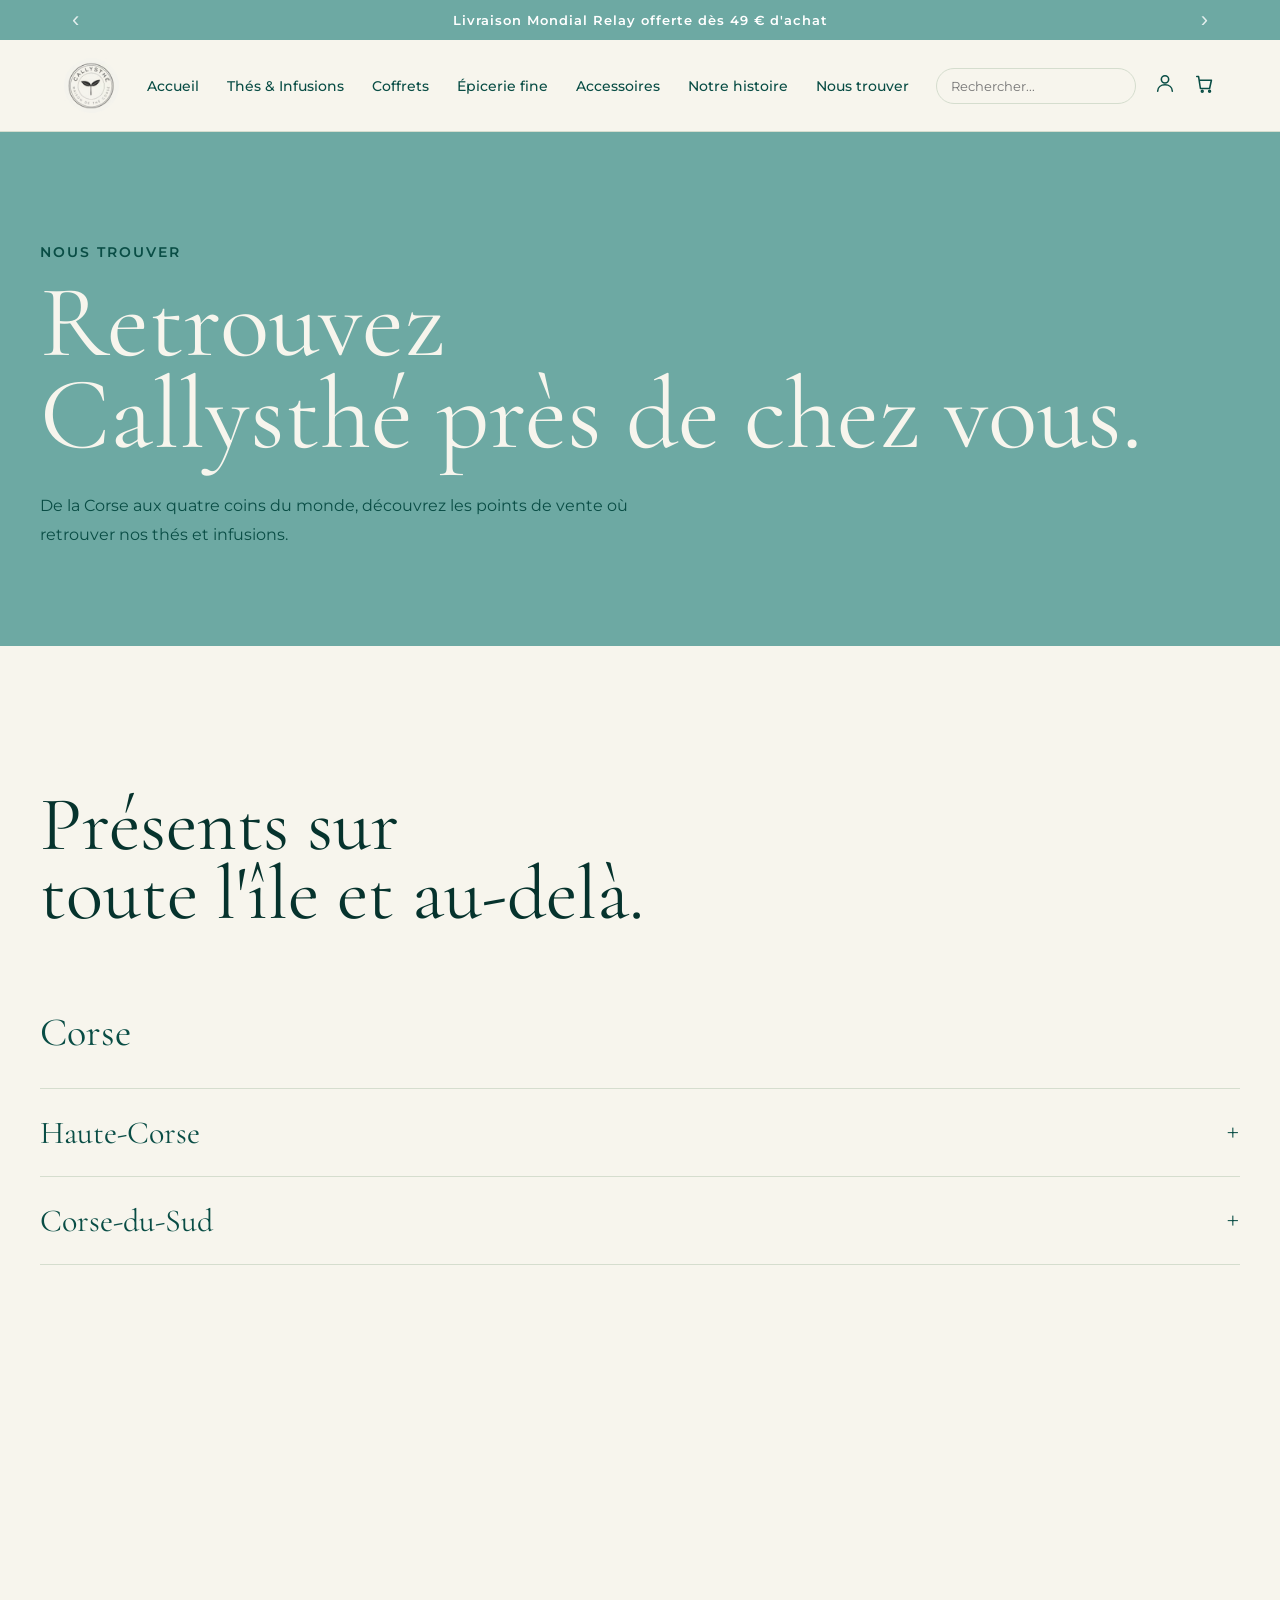
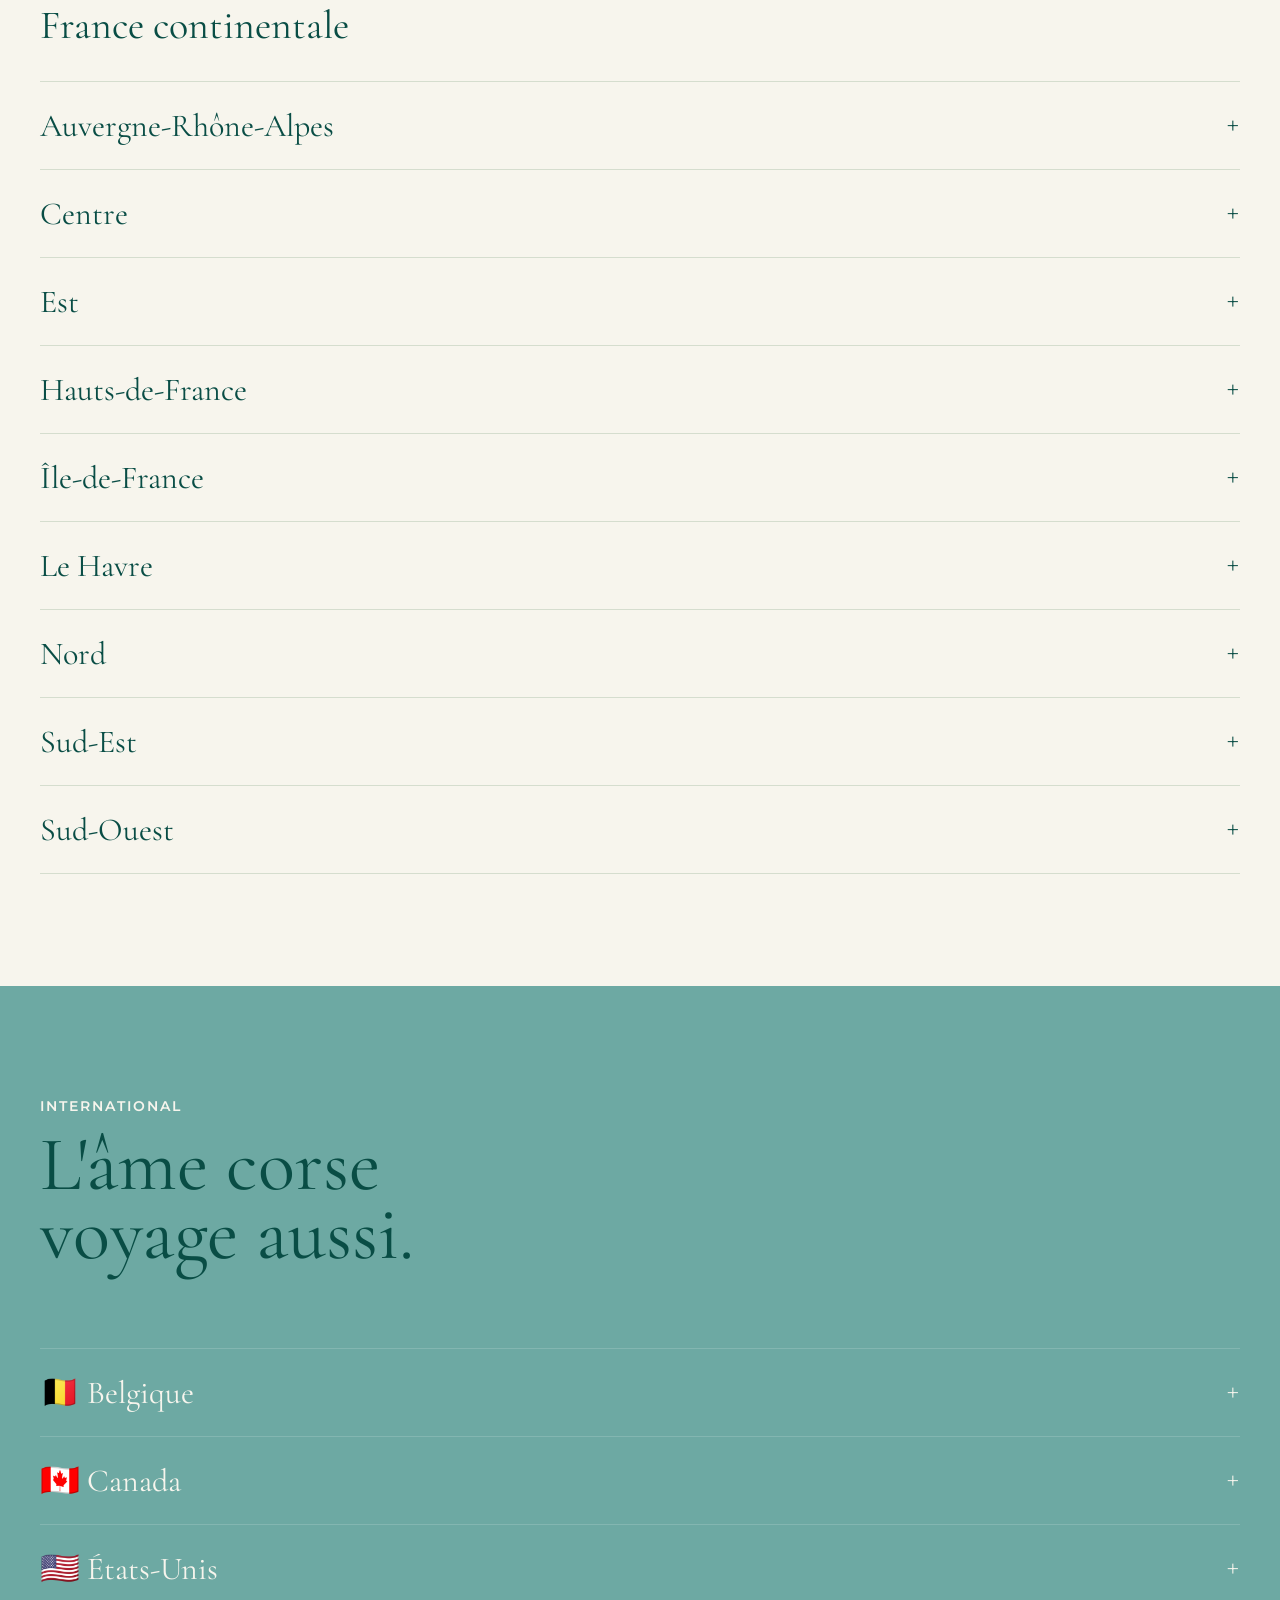
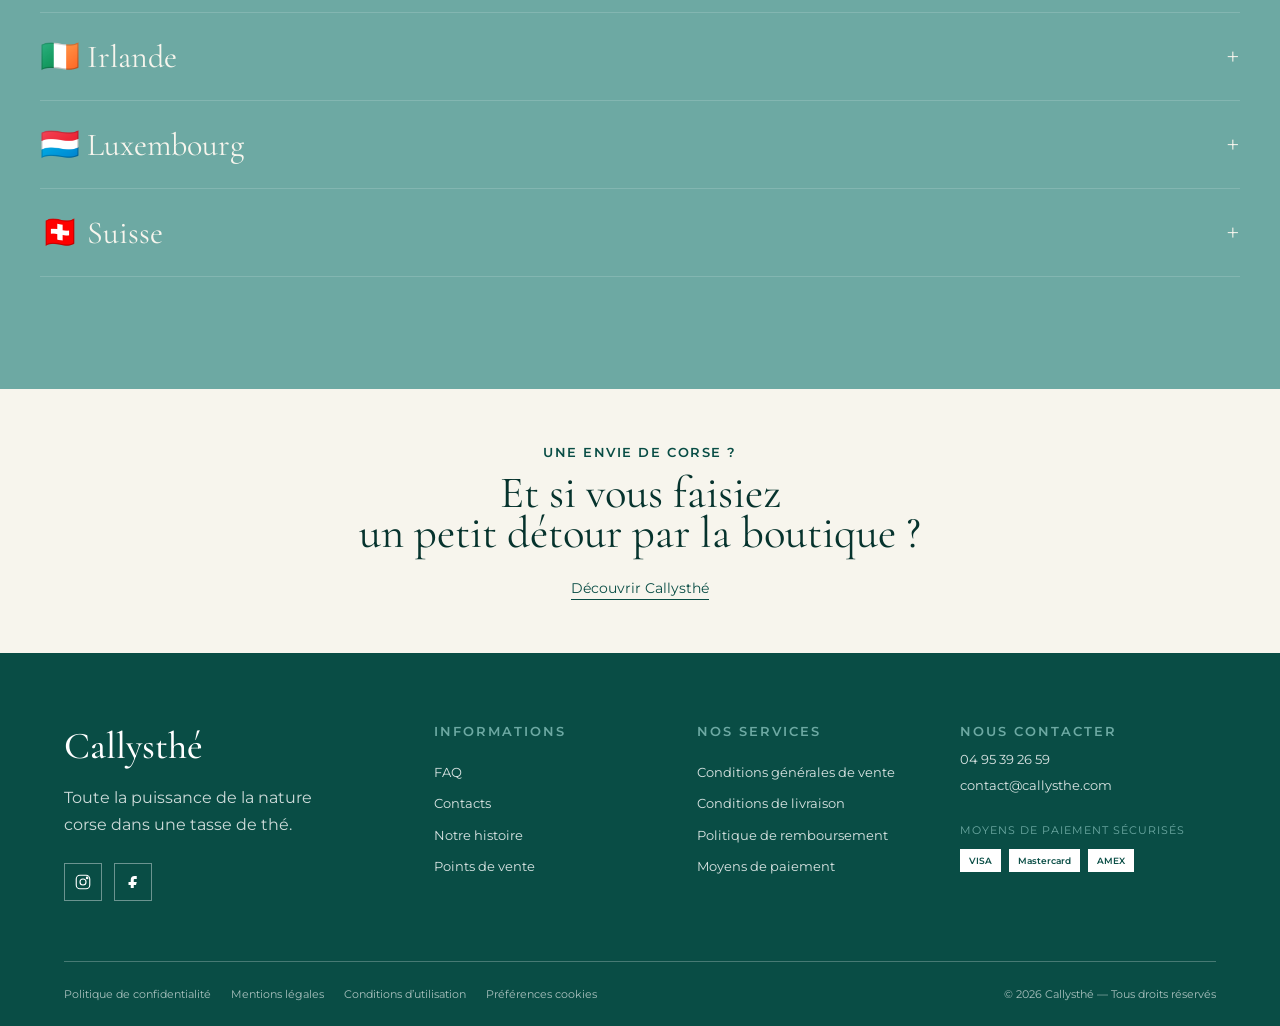
<file: trouver.html>
<!doctype html>
<html lang="fr">
  <head>
    <meta charset="UTF-8" />
    <meta name="viewport" content="width=device-width, initial-scale=1.0" />
    <meta
      name="description"
      content="Callysthé, thés et infusions corses : la Corse dans votre tasse. Thés, infusions, rooibos, coffrets et épicerie fine."
    />
    <link rel="icon" href="img/favicon.png" />
    <meta property="og:title" content="Callysthé, thés et infusions corses" />
    <meta property="og:description" content="La Corse dans votre tasse." />
    <meta property="og:image" content="img/hero.png" />
    <title>Callysthé</title>
    <link rel="preconnect" href="https://fonts.googleapis.com" />
    <link rel="preconnect" href="https://fonts.gstatic.com" crossorigin />
    <link
      href="https://fonts.googleapis.com/css2?family=Cormorant+Garamond:wght@400;500;600&family=Montserrat:wght@400;500;600&display=swap"
      rel="stylesheet"
    />
    <link rel="stylesheet" href="style.css" />
    <link rel="stylesheet" href="trouver.css" />
  </head>

  <body>
    <div class="announcement-bar">
      <button class="announcement-arrow prev" aria-label="Message précédent">
        ‹
      </button>

      <div class="announcement-slides">
        <p class="announcement-slide active">
          Livraison Mondial Relay offerte dès 49 € d'achat
        </p>
        <p class="announcement-slide">
          Toute la puissance de la nature corse dans une tasse de thé.
        </p>
        <p class="announcement-slide">
          Profitez de -10% sur votre première commande dès 30€ d'achat avec le
          code : CALLYSTHE10
        </p>
      </div>

      <button class="announcement-arrow next" aria-label="Message suivant">
        ›
      </button>
    </div>
    <header>
      <div class="logo">
        <img
          src="img/logoCallystheMaisonDeThe-fotor-2025013193222.png.avif"
          alt="Callysthé"
        />
      </div>

      <nav>
        <a href="index.html">Accueil</a>
        <div class="nav-item">
          <a href="#univers">Thés & Infusions</a>

          <div class="submenu">
            <div>
              <h3>Thés</h3>
              <a href="#univers">Thé vert</a>
              <a href="#univers">Thé blanc</a>
              <a href="#univers">Thé noir</a>
              <a href="#univers">Thés glacés</a>
            </div>

            <div>
              <h3>Infusions & Rooibos</h3>
              <a href="#univers">Infusions</a>
              <a href="#univers">Rooibos</a>
            </div>

            <div>
              <h3>Spécialités</h3>
              <a href="#univers">Matcha & Ube</a>
              <a href="#univers">Chaï</a>
              <a href="#univers">Chocolats chauds</a>
            </div>

            <div>
              <h3>Formats</h3>
              <a href="#univers">Boîte métal</a>
              <a href="#univers">Sachets individuels</a>
              <a href="#univers">Sac recharge</a>
            </div>
          </div>
        </div>

        <a href="#coffrets">Coffrets</a>

        <div class="nav-item">
          <a href="#">Épicerie fine</a>

          <div class="submenu submenu-compact">
            <div>
              <h3><a href="#">Confitures</a></h3>
              <h3><a href="#">Canistrelli & biscuits</a></h3>
              <h3><a href="#">Miel</a></h3>
            </div>

            <div>
              <h3><a href="#">Gourmandises</a></h3>
              <h3><a href="#">Café</a></h3>
              <h3><a href="#">BARÚ</a></h3>
            </div>
          </div>
        </div>

        <div class="nav-item">
          <a href="#accessoires">Accessoires</a>

          <div class="submenu submenu-compact">
            <div>
              <h3><a href="#">Théières</a></h3>
              <h3><a href="#">Mugs & Tasses</a></h3>
              <h3><a href="#">Infuseurs & Filtres</a></h3>
            </div>

            <div>
              <h3><a href="#">Gourdes</a></h3>
              <h3><a href="#">Bouilloires</a></h3>
              <h3><a href="#">Sachets à thé réutilisables</a></h3>
            </div>
          </div>
        </div>

        <a href="histoire.html">Notre histoire</a>

        <div class="nav-item">
          <a href="trouver.html">Nous trouver</a>

          <div class="submenu submenu-lieux">
            <div class="location-group france">
              <h3>France</h3>

              <a href="#">Toutes les régions</a>

              <h3>Auvergne-Rhône-Alpes</h3>
              <a href="#">Grenoble</a>
              <a href="#">Lyon</a>
              <a href="#">Montélimar</a>

              <h3>Corse</h3>
              <a href="#">Tous les points de vente</a>

              <h3>Grand Est</h3>
              <a href="#">Épernay</a>
              <a href="#">Strasbourg</a>
            </div>

            <div>
              <h3>Hauts-de-France</h3>
              <a href="#">Gouvieux</a>
              <a href="#">Nœux-les-Mines</a>

              <h3>Île-de-France</h3>
              <a href="#">Melun</a>
              <a href="#">Paris</a>
              <a href="#">Saint-Germain-en-Laye</a>

              <h3>Normandie</h3>
              <a href="#">Le Havre</a>
            </div>

            <div>
              <h3>Nouvelle-Aquitaine</h3>
              <a href="#">Bordeaux</a>

              <h3>Occitanie</h3>
              <a href="#">Nîmes</a>
              <a href="#">Pont-Saint-Esprit</a>

              <h3>Provence-Alpes-Côte d’Azur</h3>
              <a href="#">Marseille</a>
              <a href="#">Ollioules</a>
              <a href="#">Oraison</a>
              <a href="#">Six-Fours-les-Plages</a>
            </div>

            <div class="location-group">
              <h3>Amérique du Nord</h3>
              <a href="#">Canada</a>
              <a href="#">États-Unis</a>

              <h3>Europe</h3>
              <a href="#">Belgique</a>
              <a href="#">Irlande</a>
              <a href="#">Luxembourg</a>
              <a href="#">Suisse</a>
            </div>
          </div>
        </div>
      </nav>
      <button
        class="menu-toggle"
        aria-label="Ouvrir le menu"
        aria-expanded="false"
      >
        <svg
          viewBox="0 0 24 24"
          fill="none"
          stroke="currentColor"
          stroke-width="1.7"
          stroke-linecap="round"
        >
          <line class="l1" x1="4" y1="7" x2="20" y2="7"></line>
          <line class="l2" x1="4" y1="12" x2="20" y2="12"></line>
          <line class="l3" x1="4" y1="17" x2="20" y2="17"></line>
        </svg>
      </button>
      <div class="header-actions">
        <div class="search">
          <input type="search" placeholder="Rechercher..." />
        </div>
        <a href="#" aria-label="Compte client">
          <svg
            width="20"
            height="20"
            viewBox="0 0 24 24"
            fill="none"
            stroke="currentColor"
            stroke-width="1.7"
            stroke-linecap="round"
            stroke-linejoin="round"
          >
            <circle cx="12" cy="8" r="4"></circle>
            <path d="M4 21c0-4.4 3.6-7 8-7s8 2.6 8 7"></path>
          </svg>
        </a>

        <a href="#" aria-label="Panier">
          <svg
            width="20"
            height="20"
            viewBox="0 0 24 24"
            fill="none"
            stroke="currentColor"
            stroke-width="1.7"
            stroke-linecap="round"
            stroke-linejoin="round"
          >
            <path d="M3 5h2l2 13h10l2-9H6"></path>
            <circle cx="9" cy="21" r="1"></circle>
            <circle cx="17" cy="21" r="1"></circle>
          </svg>
        </a>
      </div>
      <div class="mobile-menu">
        <div class="mobile-search">
          <input type="search" placeholder="Rechercher..." />
        </div>
        <a href="index.html">Accueil</a>
        <a href="#univers">Thés & Infusions</a>
        <a href="#coffrets">Coffrets</a>
        <a href="#epicerie">Épicerie fine</a>
        <a href="#accessoires">Accessoires</a>
        <a href="histoire.html">Notre histoire</a>
        <a href="trouver.html">Nous trouver</a>
      </div>
    </header>
    <main>
      <section class="find-hero">
        <div class="find-hero-content">
          <p>Nous trouver</p>
          <h1>Retrouvez<br />Callysthé près de chez vous.</h1>
          <p>
            De la Corse aux quatre coins du monde, découvrez les points de vente
            où retrouver nos thés et infusions.
          </p>
        </div>
      </section>

      <section class="find-section">
        <div class="find-intro">
          <p>France</p>
          <h2>Présents sur<br />toute l'île et au-delà.</h2>
        </div>

        <!-- CORSE -->

        <div class="find-region">
          <h3>Corse</h3>

          <details>
            <summary>Haute-Corse</summary>

            <div class="find-city">
              <h4>Aleria</h4>

              <div class="find-grid">
                <article class="find-card">
                  <h5>Domaine de Mavela</h5>
                  <p>Lieu-dit Village<br />20270 Aléria</p>
                </article>

                <article class="find-card">
                  <h5>Domaine Riva Bella</h5>
                  <p>Route de Riva Bella<br />20270 Aleria</p>
                </article>

                <article class="find-card">
                  <h5>L’Anghjoni</h5>
                  <p>Résidence La vallée<br />20270 Aleria</p>
                </article>
              </div>
            </div>

            <div class="find-city">
              <h4>Algajola</h4>

              <div class="find-grid">
                <article class="find-card">
                  <h5>Galerie de la Plage</h5>
                  <p>1 route nationale<br />20220 Algajola</p>
                </article>
              </div>
            </div>

            <div class="find-city">
              <h4>Alistro</h4>

              <div class="find-grid">
                <article class="find-card">
                  <h5>Realia</h5>
                  <p>T10<br />20230 Alistro</p>
                </article>
              </div>
            </div>

            <div class="find-city">
              <h4>Asco</h4>

              <div class="find-grid">
                <article class="find-card">
                  <h5>Le petit restaurant de la Miellerie</h5>
                  <p>1 rue Poggiala<br />20276 Asco</p>
                </article>
              </div>
            </div>

            <div class="find-city">
              <h4>Bastia</h4>

              <div class="find-grid">
                <article class="find-card">
                  <h5>Épicerie U Muntagnolu</h5>
                  <p>15 Rue César Campinchi<br />20200 Bastia</p>
                </article>

                <article class="find-card">
                  <h5>Noi</h5>
                  <p>45 Boulevard Paoli<br />20200 Bastia</p>
                </article>

                <article class="find-card">
                  <h5>Maison L.N. Mattei</h5>
                  <p>
                    15 Boulevard du Général De Gaulle, Place St Nicolas<br />20200
                    Bastia
                  </p>
                </article>

                <article class="find-card">
                  <h5>Jardin sucré</h5>
                  <p>Rue J. Pierre Gaffory<br />20600 Bastia</p>
                </article>

                <article class="find-card">
                  <h5>L’empreinte du vin</h5>
                  <p>4 avenue Maréchal Sébastiani<br />20200 Bastia</p>
                </article>
              </div>
            </div>

            <div class="find-city">
              <h4>Borgo</h4>

              <div class="find-grid">
                <article class="find-card">
                  <h5>Le Lys Traiteur</h5>
                  <p>Domaine du Levant<br />20290 Borgo</p>
                </article>
              </div>
            </div>

            <div class="find-city">
              <h4>Bravone</h4>

              <div class="find-grid">
                <article class="find-card">
                  <h5>Chez Marie en Corse</h5>
                  <p>Bravone N198<br />20230 Linguizzetta</p>
                </article>
              </div>
            </div>

            <div class="find-city">
              <h4>Cagnano</h4>

              <div class="find-grid">
                <article class="find-card">
                  <h5>Domaine Terra di Catoni</h5>
                  <p>Porticciolo<br />20228 Cagnano</p>
                </article>
              </div>
            </div>

            <div class="find-city">
              <h4>Calenzana</h4>

              <div class="find-grid">
                <article class="find-card">
                  <h5>U Castellu di Santarellu</h5>
                  <p>Place Prince Pierre<br />20214 Calenzana</p>
                </article>
              </div>
            </div>

            <div class="find-city">
              <h4>Calvi</h4>

              <div class="find-grid">
                <article class="find-card">
                  <h5>Corsica Beauty</h5>
                  <p>32 Rue Clémenceau<br />20260 Calvi</p>
                </article>

                <article class="find-card">
                  <h5>L’opéra Semperfi</h5>
                  <p>Boulevard Wilson<br />20260 Calvi</p>
                </article>

                <article class="find-card">
                  <h5>D’Ici et d’Ailleurs</h5>
                  <p>Immeuble l'Alba<br />20260 Calvi</p>
                </article>
              </div>
            </div>

            <div class="find-city">
              <h4>Canari</h4>

              <div class="find-grid">
                <article class="find-card">
                  <h5>O'petit Canari</h5>
                  <p>Hameau de Vignale<br />20217 Canari</p>
                </article>
              </div>
            </div>

            <div class="find-city">
              <h4>Castellare</h4>

              <div class="find-grid">
                <article class="find-card">
                  <h5>A Scanceria</h5>
                  <p>Castellare<br />20212 Castellare-Di-Mercurio</p>
                </article>
              </div>
            </div>

            <div class="find-city">
              <h4>Centuri</h4>

              <div class="find-grid">
                <article class="find-card">
                  <h5>La Buttega</h5>
                  <p>20238 Centuri</p>
                </article>
              </div>
            </div>

            <div class="find-city">
              <h4>Corte</h4>

              <div class="find-grid">
                <article class="find-card">
                  <h5>A Casa Curtinese</h5>
                  <p>9 rue du commandant Penciolelli<br />20250 Corté</p>
                </article>

                <article class="find-card">
                  <h5>L’arrière Boutique</h5>
                  <p>2 Cours Paoli<br />20250 Corte</p>
                </article>

                <article class="find-card">
                  <h5>A Cuccagna</h5>
                  <p>1 avenue Xavier Luciani<br />20250 Corte</p>
                </article>
              </div>
            </div>

            <div class="find-city">
              <h4>Erbalunga</h4>

              <div class="find-grid">
                <article class="find-card">
                  <h5>Cantina Di Catoni</h5>
                  <p>Lieu-dit U Ponte<br />20222 Erbalunga - Brando</p>
                </article>
              </div>
            </div>

            <div class="find-city">
              <h4>Ersa</h4>

              <div class="find-grid">
                <article class="find-card">
                  <h5>Epicerie Ersinca</h5>
                  <p>Hameau de Botticella<br />20275 Ersa</p>
                </article>
              </div>
            </div>

            <div class="find-city">
              <h4>Folelli</h4>

              <div class="find-grid">
                <article class="find-card">
                  <h5>A Fiera</h5>
                  <p>Immeuble, Penta di Casinca</p>
                </article>
              </div>
            </div>

            <div class="find-city">
              <h4>Furiani</h4>

              <div class="find-grid">
                <article class="find-card">
                  <h5>L'Empreinte du vin</h5>
                  <p>Lieu dit Saltatoghju RN 193<br />20600 Furiani</p>
                </article>

                <article class="find-card">
                  <h5>Cuisine Passion</h5>
                  <p>
                    Route du Stade, C.C. Lido de la Marana<br />20600 Furiani
                  </p>
                </article>
              </div>
            </div>

            <div class="find-city">
              <h4>Galéria</h4>

              <div class="find-grid">
                <article class="find-card">
                  <h5>A Manghjusca</h5>
                  <p>Route de Calca<br />20245 Galeria</p>
                </article>
              </div>
            </div>

            <div class="find-city">
              <h4>Ghisonaccia</h4>

              <div class="find-grid">
                <article class="find-card">
                  <h5>Le Gabriel</h5>
                  <p>Migliacciaru<br />20243 Prunelli di Fiumorbu</p>
                </article>

                <article class="find-card">
                  <h5>Tiramiland</h5>
                  <p>780 avenue du 9 septembre<br />20240 Ghisonaccia</p>
                </article>

                <article class="find-card">
                  <h5>A Grotta Paesana</h5>
                  <p>800 avenue du 9 septembre<br />20240 Ghisonaccia</p>
                </article>
              </div>
            </div>

            <div class="find-city">
              <h4>Île-Rousse</h4>

              <div class="find-grid">
                <article class="find-card">
                  <h5>Le Bon Café</h5>
                  <p>Place Delaunay<br />20220 Ile Rousse</p>
                </article>

                <article class="find-card">
                  <h5>L’atelier de Felicie</h5>
                  <p>11 rue Napoléon<br />20220 Ile Rousse</p>
                </article>
              </div>
            </div>

            <div class="find-city">
              <h4>Lumio</h4>

              <div class="find-grid">
                <article class="find-card">
                  <h5>Le Moulin Atrium</h5>
                  <p>Lieu dit Consolata RN 197<br />20260 Lumio</p>
                </article>
              </div>
            </div>

            <div class="find-city">
              <h4>Oletta</h4>

              <div class="find-grid">
                <article class="find-card">
                  <h5>L’Olitesse</h5>
                  <p>45 Traversa Dumenicu Marfasi<br />20232 Oletta</p>
                </article>
              </div>
            </div>

            <div class="find-city">
              <h4>Ponte Leccia</h4>

              <div class="find-grid">
                <article class="find-card">
                  <h5>Biscuiterie Anne Marchetti</h5>
                  <p>
                    Route de Corte, Lieu-dit Taverna<br />20218 Piedigriggio
                  </p>
                </article>
              </div>
            </div>

            <div class="find-city">
              <h4>Ponte Novu</h4>

              <div class="find-grid">
                <article class="find-card">
                  <h5>Duchesse</h5>
                  <p>Lieu-dit Ponte Novu<br />20235 Castello di Rostino</p>
                </article>
              </div>
            </div>

            <div class="find-city">
              <h4>Prunelli-di-Fiumorbo</h4>

              <div class="find-grid">
                <article class="find-card">
                  <h5>Sous les Glycines</h5>
                  <p>Migliacciaro<br />20243 Prunelli-di-Fiumorbo</p>
                </article>
              </div>
            </div>

            <div class="find-city">
              <h4>Saint-Florent</h4>

              <div class="find-grid">
                <article class="find-card">
                  <h5>L'immortelle</h5>
                  <p>Route de la cathédrale<br />20217 St Florent</p>
                </article>

                <article class="find-card">
                  <h5>Epicerie Scotto</h5>
                  <p>PL DORIA<br />20217 St Florent</p>
                </article>
              </div>
            </div>

            <div class="find-city">
              <h4>San Nicolao</h4>

              <div class="find-grid">
                <article class="find-card">
                  <h5>Épicerie Grandi</h5>
                  <p>Lieu dit Mandrie<br />20230 San Nicolao</p>
                </article>
              </div>
            </div>

            <div class="find-city">
              <h4>Taglio-Isolaccio</h4>

              <div class="find-grid">
                <article class="find-card">
                  <h5>Fromagerie A Filetta</h5>
                  <p>RT 10<br />20230 Taglio Isolaccio</p>
                </article>
              </div>
            </div>

            <div class="find-city">
              <h4>Tallone</h4>

              <div class="find-grid">
                <article class="find-card">
                  <h5>Epicerie Sannata</h5>
                  <p>Route de Bravone<br />20270 Tallone</p>
                </article>
              </div>
            </div>

            <div class="find-city">
              <h4>Vescovato</h4>

              <div class="find-grid">
                <article class="find-card">
                  <h5>In paese</h5>
                  <p>16 Piazza Nova<br />20215 Vescovato</p>
                </article>

                <article class="find-card">
                  <h5>L’empreinte du Vin</h5>
                  <p>T10, Lieu dit Petracolo<br />20215 Vescovato</p>
                </article>
              </div>
            </div>

            <div class="find-city">
              <h4>Volpajola</h4>

              <div class="find-grid">
                <article class="find-card">
                  <h5>Fiumara</h5>
                  <p>Lieu dit Fiumara<br />20290 Volpajola</p>
                </article>
              </div>
            </div>

            <div class="find-city">
              <h4>Zilia</h4>

              <div class="find-grid">
                <article class="find-card">
                  <h5>Les Biscuits de Zilia</h5>
                  <p>Hameau de Giargia<br />20214 Zilia</p>
                </article>
              </div>
            </div>
          </details>

          <details>
            <summary>Corse-du-Sud</summary>

            <div class="find-city">
              <h4>Ajaccio</h4>

              <div class="find-grid">
                <article class="find-card">
                  <h5>Maison Ferrero</h5>
                  <p>4 Boulevard Madame Mère<br />20000 Ajaccio</p>
                </article>

                <article class="find-card">
                  <h5>Le chemin des viglobles</h5>
                  <p>16 Av. Docteur Noël Franchini<br />20090 Ajaccio</p>
                </article>

                <article class="find-card">
                  <h5>Ind’E Ma !</h5>
                  <p>64 cours Napoléon<br />20000 Ajaccio</p>
                </article>

                <article class="find-card">
                  <h5>L’incantu</h5>
                  <p>Aéroport de Campo Dell Oro<br />20090 Ajaccio</p>
                </article>

                <article class="find-card">
                  <h5>Corsica Beauty</h5>
                  <p>22 cours Napoléon<br />20000 Ajaccio</p>
                </article>
              </div>
            </div>

            <div class="find-city">
              <h4>Appietto</h4>
              <div class="find-grid">
                <article class="find-card">
                  <h5>Biscuiterie d’Afa</h5>
                  <p>Route d'Afa - Chioso vecchio<br />20167 Appietto</p>
                </article>
              </div>
            </div>

            <div class="find-city">
              <h4>Bastelica</h4>
              <div class="find-grid">
                <article class="find-card">
                  <h5>A Casa Di Sampieru</h5>
                  <p>Quartier Boccialacce<br />20119 Bastelica</p>
                </article>
              </div>
            </div>

            <div class="find-city">
              <h4>Bastelicaccia</h4>
              <div class="find-grid">
                <article class="find-card">
                  <h5>Auberge du Prunelli</h5>
                  <p>Pisciatello<br />20129 Bastelicaccia</p>
                </article>
              </div>
            </div>

            <div class="find-city">
              <h4>Bonifacio</h4>
              <div class="find-grid">
                <article class="find-card">
                  <h5>Canistrelli and Co</h5>
                  <p>67 Quai Jérôme Comparetti<br />20169 Bonifacio</p>
                </article>

                <article class="find-card">
                  <h5>Corsica Beauty</h5>
                  <p>6 montée Rastello<br />20169 Bonifacio</p>
                </article>
              </div>
            </div>

            <div class="find-city">
              <h4>Cargèse</h4>
              <div class="find-grid">
                <article class="find-card">
                  <h5>Epicerie Leca</h5>
                  <p>Rue du Colonel Fieschi<br />20130 Cargèse</p>
                </article>
              </div>
            </div>

            <div class="find-city">
              <h4>Casaglione</h4>
              <div class="find-grid">
                <article class="find-card">
                  <h5>Casa Gusto</h5>
                  <p>Immeuble le Castello Tiuccia<br />20111 Casaglione</p>
                </article>
              </div>
            </div>

            <div class="find-city">
              <h4>Casalabriva</h4>
              <div class="find-grid">
                <article class="find-card">
                  <h5>Le Frère</h5>
                  <p>Domaine Kiesale<br />20140 Casalabriva</p>
                </article>
              </div>
            </div>

            <div class="find-city">
              <h4>Coti-Chiavari</h4>
              <div class="find-grid">
                <article class="find-card">
                  <h5>La bonne maison Corse</h5>
                  <p>1 rue Figoni<br />20138 Coti Chiavari</p>
                </article>
              </div>
            </div>

            <div class="find-city">
              <h4>Eccica-Suarella</h4>
              <div class="find-grid">
                <article class="find-card">
                  <h5>La Cabane</h5>
                  <p>St Jean de Pisciatello<br />20117 Eccica Suarella</p>
                </article>
              </div>
            </div>

            <div class="find-city">
              <h4>Fozzano</h4>
              <div class="find-grid">
                <article class="find-card">
                  <h5>Casamatta</h5>
                  <p>Village de Fozzano<br />20143 Fozzano</p>
                </article>
              </div>
            </div>

            <div class="find-city">
              <h4>Ocana</h4>
              <div class="find-grid">
                <article class="find-card">
                  <h5>Le jardin des abeilles</h5>
                  <p>Ld Curcone<br />20117 Ocana</p>
                </article>
              </div>
            </div>

            <div class="find-city">
              <h4>Olmeto</h4>
              <div class="find-grid">
                <article class="find-card">
                  <h5>Domaine Santu Matteu</h5>
                  <p>Aglio<br />20113 Olmeto</p>
                </article>
              </div>
            </div>

            <div class="find-city">
              <h4>Lecci</h4>
              <div class="find-grid">
                <article class="find-card">
                  <h5>Vrac’n Bio Salulia</h5>
                  <p>6 Stritta Muridiccia<br />20137 Lecci</p>
                </article>
              </div>
            </div>

            <div class="find-city">
              <h4>Levie</h4>
              <div class="find-grid">
                <article class="find-card">
                  <h5>A Meda</h5>
                  <p>Rue Sorba<br />20170 Levie</p>
                </article>
              </div>
            </div>

            <div class="find-city">
              <h4>Piana</h4>
              <div class="find-grid">
                <article class="find-card">
                  <h5>Epicerie Castellani</h5>
                  <p>Place de la fontaine<br />20115 Piana</p>
                </article>
              </div>
            </div>

            <div class="find-city">
              <h4>Pietrosella</h4>
              <div class="find-grid">
                <article class="find-card">
                  <h5>Le marché Corse</h5>
                  <p>Lieu dit Arciquatra, Isolella<br />20166 Pietrosella</p>
                </article>
              </div>
            </div>

            <div class="find-city">
              <h4>Porticcio</h4>
              <div class="find-grid">
                <article class="find-card">
                  <h5>Maison Ferrero</h5>
                  <p>429 Bd Marie Jeanne Bozzi<br />20166 Porticcio</p>
                </article>

                <article class="find-card">
                  <h5>A Casa Porticcio</h5>
                  <p>Centre Commercial la Viva<br />20166 Porticcio</p>
                </article>

                <article class="find-card">
                  <h5>U Cintu</h5>
                  <p>Les marines de Porticcio<br />20128 Grosseto-Prugna</p>
                </article>
              </div>
            </div>

            <div class="find-city">
              <h4>Porto</h4>
              <div class="find-grid">
                <article class="find-card">
                  <h5>U Muntagnolu</h5>
                  <p>Place de la marine<br />20150 Porto</p>
                </article>
              </div>
            </div>

            <div class="find-city">
              <h4>Porto-Vecchio</h4>
              <div class="find-grid">
                <article class="find-card">
                  <h5>L'Orriu</h5>
                  <p>Cours Napoléon<br />20137 Porto-Vecchio</p>
                </article>

                <article class="find-card">
                  <h5>Panier Rouge</h5>
                  <p>Rond-point d'Arca<br />20137 Porto-Vecchio</p>
                </article>

                <article class="find-card">
                  <h5>Cucina Traiteur</h5>
                  <p>
                    Immeuble Campo Stellato, Les 4 chemins<br />20137
                    Porto-Vecchio
                  </p>
                </article>

                <article class="find-card">
                  <h5>Bracconi</h5>
                  <p>28 Les 4 Portes<br />20137 Porto Vecchio</p>
                </article>

                <article class="find-card">
                  <h5>A Muredda</h5>
                  <p>
                    Lieu dit U Cantonu, Rte de l'Ospedale<br />20137 Porto
                    Vecchio
                  </p>
                </article>

                <article class="find-card">
                  <h5>Chez Eva</h5>
                  <p>Rond Point de la Vetta<br />20137 Porto Vecchio</p>
                </article>

                <article class="find-card">
                  <h5>L’empreinte du vin</h5>
                  <p>
                    81 avenue de Bastia, CC Les quatre portes<br />20137
                    Porto-Vecchio
                  </p>
                </article>

                <article class="find-card">
                  <h5>Sapori Nustrali</h5>
                  <p>10 rue Jean-Jaurès<br />20137 Porto-Vecchio</p>
                </article>
              </div>
            </div>

            <div class="find-city">
              <h4>Propriano</h4>
              <div class="find-grid">
                <article class="find-card">
                  <h5>Le phare de la Brunette</h5>
                  <p>34 Avenue Napoléon 3<br />20110 Propriano</p>
                </article>

                <article class="find-card">
                  <h5>Epicerie Bacciochi</h5>
                  <p>A Puntada I CASELLI<br />20110 Campomoro</p>
                </article>
              </div>
            </div>

            <div class="find-city">
              <h4>Sarrola-Carcopino</h4>
              <div class="find-grid">
                <article class="find-card">
                  <h5>E.Leclerc</h5>
                  <p>ZI de Baleone<br />20167 Sarrola Carcopino</p>
                </article>

                <article class="find-card">
                  <h5>Corsica Gastronomia</h5>
                  <p>Lotissement Panchetta<br />20167 Sarrola Carcopino</p>
                </article>
              </div>
            </div>

            <div class="find-city">
              <h4>Sartène</h4>
              <div class="find-grid">
                <article class="find-card">
                  <h5>Casa Vecchia Corsa</h5>
                  <p>13 Rue des Frères Bartoli<br />20100 Sartene</p>
                </article>

                <article class="find-card">
                  <h5>A Buttega Epicerie Orsatti</h5>
                  <p>31 cours Soeur Amélie<br />20100 Sartene</p>
                </article>

                <article class="find-card">
                  <h5>Zirulina Boulangerie Mondoloni</h5>
                  <p>5 cours Soeur Amélie<br />20100 Sartene</p>
                </article>
              </div>
            </div>

            <div class="find-city">
              <h4>Vico / Sagone</h4>
              <div class="find-grid">
                <article class="find-card">
                  <h5>Glaces Geronimi</h5>
                  <p>Lieu dit Sagone<br />20118 Vico</p>
                </article>

                <article class="find-card">
                  <h5>Art & Terroir</h5>
                  <p>Résidence Sagone-Plage<br />20118 Vico</p>
                </article>
              </div>
            </div>

            <div class="find-city">
              <h4>Tavera</h4>
              <div class="find-grid">
                <article class="find-card">
                  <h5>Fromagerie U Granatu</h5>
                  <p>U Sorbu<br />20163 Tavera</p>
                </article>
              </div>
            </div>
          </details>
        </div>
      </section>
      <!-- FRANCE CONTINENTALE -->
      <section class="find-section">
        <div class="find-region find-france">
          <h3>France continentale</h3>

          <details>
            <summary>Auvergne-Rhône-Alpes</summary>

            <div class="find-city">
              <h4>Lyon</h4>

              <div class="find-grid">
                <article class="find-card">
                  <h5>Maison du Marron</h5>
                  <p>11 Rue de la Charité<br />69002 Lyon</p>
                </article>
              </div>
            </div>
          </details>

          <details>
            <summary>Centre</summary>

            <div class="find-city">
              <h4>Épernay</h4>

              <div class="find-grid">
                <article class="find-card">
                  <h5>Boutique 520</h5>
                  <p>1 Avenue Paul Chandon<br />51200 Epernay</p>
                </article>
              </div>
            </div>

            <div class="find-city">
              <h4>Pont-Saint-Esprit</h4>

              <div class="find-grid">
                <article class="find-card">
                  <h5>Au marchand de saisons</h5>
                  <p>20 boulevard Gambetta<br />30130 Pont-Saint-Esprit</p>
                </article>
              </div>
            </div>

            <div class="find-city">
              <h4>Nœux-les-Mines</h4>

              <div class="find-grid">
                <article class="find-card">
                  <h5>Chez Emilie et Ju</h5>
                  <p>4 rue de Sailly<br />62290 Nœux-les-Mines</p>
                </article>
              </div>
            </div>
          </details>

          <details>
            <summary>Est</summary>

            <div class="find-city">
              <h4>Strasbourg</h4>

              <div class="find-grid">
                <article class="find-card">
                  <h5>Le comptoir Corse</h5>
                  <p>2 rue du Sanglier<br />67000 Strasbourg</p>
                </article>
              </div>
            </div>
          </details>

          <details>
            <summary>Hauts-de-France</summary>

            <div class="find-city">
              <h4>Gouvieux</h4>

              <div class="find-grid">
                <article class="find-card">
                  <h5>La Joyeuse Théière</h5>
                  <p>1 rue de Chantilly<br />60270 Gouvieux</p>
                </article>
              </div>
            </div>
          </details>

          <details>
            <summary>Île-de-France</summary>

            <div class="find-city">
              <h4>Paris</h4>

              <div class="find-grid">
                <article class="find-card">
                  <h5>La Grande Épicerie de Paris</h5>
                  <p>38 Rue de Sèvres<br />75007 Paris</p>
                </article>

                <article class="find-card">
                  <h5>A la chataigne</h5>
                  <p>22 Rue de Miromesnil<br />75008 Paris</p>
                </article>

                <article class="find-card">
                  <h5>Printemps</h5>
                  <p>64 Boulevard Haussmann<br />75009 Paris</p>
                </article>

                <article class="find-card">
                  <h5>Missia l’épicerie Corse</h5>
                  <p>38 rue Marguerite de Rochechouart<br />75009 Paris</p>
                </article>

                <article class="find-card">
                  <h5>L'accent Corse</h5>
                  <p>123 Rue St Charles<br />75015 Paris</p>
                </article>
              </div>
            </div>

            <div class="find-city">
              <h4>Saint-Germain-en-Laye</h4>

              <div class="find-grid">
                <article class="find-card">
                  <h5>La cantine de Marius</h5>
                  <p>1 Place André Malraux<br />78100 Saint-Germain-en-Laye</p>
                </article>
              </div>
            </div>

            <div class="find-city">
              <h4>Melun</h4>

              <div class="find-grid">
                <article class="find-card">
                  <h5>Corsican Corner</h5>
                  <p>13 Rue Carnot<br />77000 Melun</p>
                </article>
              </div>
            </div>
          </details>

          <details>
            <summary>Le Havre</summary>

            <div class="find-city">
              <h4>Le Havre</h4>

              <div class="find-grid">
                <article class="find-card">
                  <h5>La parenthèse</h5>
                  <p>43 avenue René Coty<br />76600 Le Havre</p>
                </article>
              </div>
            </div>
          </details>

          <details>
            <summary>Nord</summary>

            <div class="find-city">
              <h4>Linselles</h4>

              <div class="find-grid">
                <article class="find-card">
                  <h5>Maison Chanteloup</h5>
                  <p>61 Rue Castelnau<br />59126 Linselles</p>
                </article>
              </div>
            </div>

            <div class="find-city">
              <h4>Pérenchies</h4>

              <div class="find-grid">
                <article class="find-card">
                  <h5>Pharmacie Delapierre</h5>
                  <p>4 place du général de Gaulle<br />59840 Pérenchies</p>
                </article>
              </div>
            </div>
          </details>

          <details>
            <summary>Sud-Est</summary>

            <div class="find-city">
              <h4>Marseille</h4>

              <div class="find-grid">
                <article class="find-card">
                  <h5>La Compagny Candy</h5>
                  <p>24 Quai Rive-Neuve<br />13007 Marseille</p>
                </article>

                <article class="find-card">
                  <h5>La cave éphémère</h5>
                  <p>137 Boulevard Longchamp<br />13001 Marseille</p>
                </article>

                <article class="find-card">
                  <h5>Chez petit jean</h5>
                  <p>65 Bd Eugène Pierre<br />13005 Marseille</p>
                </article>

                <article class="find-card">
                  <h5>Bacchus Chai</h5>
                  <p>24 Lot les Cardelines<br />13170 Les Pennes Mirabeau</p>
                </article>

                <article class="find-card">
                  <h5>Bracconi Arles</h5>
                  <p>
                    Shopping Promenade, Allée Colonel Arnaud Beltrame<br />13200
                    Arles
                  </p>
                </article>
              </div>
            </div>

            <div class="find-city">
              <h4>Ollioules</h4>

              <div class="find-grid">
                <article class="find-card">
                  <h5>Hifakana</h5>
                  <p>27 rue Gambetta<br />83190 Ollioules</p>
                </article>
              </div>
            </div>

            <div class="find-city">
              <h4>Montélimar</h4>

              <div class="find-grid">
                <article class="find-card">
                  <h5>Gloria & Joséphine</h5>
                  <p>20 Rue Raymond Daujat<br />26200 Montélimar</p>
                </article>
              </div>
            </div>

            <div class="find-city">
              <h4>Nîmes</h4>

              <div class="find-grid">
                <article class="find-card">
                  <h5>La Maison du Goût</h5>
                  <p>20 Rue de la Madeleine<br />30000 Nîmes</p>
                </article>
              </div>
            </div>

            <div class="find-city">
              <h4>Six-Fours-les-Plages</h4>

              <div class="find-grid">
                <article class="find-card">
                  <h5>Casa Brusc</h5>
                  <p>95 Quai Saint Pierre<br />83140 Six Fours Les Plages</p>
                </article>
              </div>
            </div>

            <div class="find-city">
              <h4>Oraison</h4>

              <div class="find-grid">
                <article class="find-card">
                  <h5>Créations Gourmandes</h5>
                  <p>23 Avenue Abdon Martin<br />04700 Oraison</p>
                </article>
              </div>
            </div>

            <div class="find-city">
              <h4>Grenoble</h4>

              <div class="find-grid">
                <article class="find-card">
                  <h5>Le temps des envies</h5>
                  <p>20 Boulevard Joffre<br />38000 Grenoble</p>
                </article>

                <article class="find-card">
                  <h5>Ma Maison de Beauté</h5>
                  <p>24 chemin des eaux claires<br />38730 Blandin</p>
                </article>
              </div>
            </div>
          </details>

          <details>
            <summary>Sud-Ouest</summary>

            <div class="find-city">
              <h4>Bordeaux</h4>

              <div class="find-grid">
                <article class="find-card">
                  <h5>Più Bella Corsica</h5>
                  <p>52 Avenue de l'Ocean<br />33930 Vendays-Montalivet</p>
                </article>
              </div>
            </div>
          </details>
        </div>
      </section>
      <section class="find-international">
        <div class="find-intro">
          <p>International</p>
          <h2>L'âme corse<br />voyage aussi.</h2>
        </div>

        <div class="find-region">
          <details>
            <summary>🇧🇪 Belgique</summary>

            <div class="find-city">
              <h4>La Louvière</h4>

              <div class="find-grid">
                <article class="find-card">
                  <h5>M’y 71</h5>
                  <p>Sylvain Guyaux 3<br />7100 La Louvière</p>
                </article>
              </div>
            </div>
          </details>

          <details>
            <summary>🇨🇦 Canada</summary>

            <div class="find-city">
              <h4>Québec</h4>

              <div class="find-grid">
                <article class="find-card">
                  <h5>Petits creux</h5>
                  <p>1124 Avenue Cartier<br />G1R2S6 Quebec Québec</p>
                </article>
              </div>
            </div>
          </details>

          <details>
            <summary>🇺🇸 États-Unis</summary>

            <div class="find-city">
              <h4>Calabasas, Californie</h4>

              <div class="find-grid">
                <article class="find-card">
                  <h5>French - Le Concept Store</h5>
                  <p>23528B Calabasas Road<br />91302 Calabasas, California</p>
                </article>
              </div>
            </div>
          </details>

          <details>
            <summary>🇮🇪 Irlande</summary>

            <div class="find-city">
              <h4>Dublin</h4>

              <div class="find-grid">
                <article class="find-card">
                  <h5>Iciar Limited Company</h5>
                  <p>
                    A109 The Edges 3, The Edges 3<br />
                    Beacon South Quarter<br />
                    D18 A9T7 Dublin
                  </p>
                </article>
              </div>
            </div>
          </details>

          <details>
            <summary>🇱🇺 Luxembourg</summary>

            <div class="find-city">
              <h4>Oberpallen</h4>

              <div class="find-grid">
                <article class="find-card">
                  <h5>Pall Center</h5>
                  <p>2 Arelerstrooss<br />8552 Oberpallen</p>
                </article>
              </div>
            </div>
          </details>

          <details>
            <summary>🇨🇭 Suisse</summary>

            <div class="find-city">
              <h4>Genève</h4>

              <div class="find-grid">
                <article class="find-card">
                  <h5>Casa Andrea</h5>
                  <p>19 boulevard Helvétique<br />1207 Genève</p>
                </article>
              </div>
            </div>

            <div class="find-city">
              <h4>Ecublens</h4>

              <div class="find-grid">
                <article class="find-card">
                  <h5>Atelier d’Anaé</h5>
                  <p>Ch. du Croset 3<br />1024 Ecublens</p>
                </article>
              </div>
            </div>

            <div class="find-city">
              <h4>La Louvière</h4>

              <div class="find-grid">
                <article class="find-card">
                  <h5>Papeterie Meyer</h5>
                  <p>Boulevards de Pérolles 1<br />41700 La Louvière</p>
                </article>
              </div>
            </div>
          </details>
        </div>
      </section>

      <section class="find-cta">
        <p>Une envie de Corse ?</p>
        <h2>Et si vous faisiez<br />un petit détour par la boutique ?</h2>
        <a href="index.html">Découvrir Callysthé</a>
      </section>
    </main>
    <footer>
      <div class="footer-main">
        <div class="footer-brand">
          <h2>Callysthé</h2>
          <p>Toute la puissance de la nature corse dans une tasse de thé.</p>
          <div class="footer-socials">
            <a href="#" aria-label="Instagram">
              <svg viewBox="0 0 24 24" aria-hidden="true">
                <rect x="3" y="3" width="18" height="18" rx="5"></rect>
                <circle cx="12" cy="12" r="4"></circle>
                <circle cx="17.5" cy="6.5" r="1"></circle>
              </svg>
            </a>

            <a href="#" aria-label="Facebook">
              <svg viewBox="0 0 24 24" aria-hidden="true">
                <path
                  d="M14 8h3V4h-3c-3.3 0-5 2-5 5v3H6v4h3v4h4v-4h3l1-4h-4V9c0-.7.3-1 1-1z"
                ></path>
              </svg>
            </a>
          </div>
        </div>

        <div class="footer-links">
          <h3>Informations</h3>

          <a href="#">FAQ</a>
          <a href="#">Contacts</a>
          <a href="#">Notre histoire</a>
          <a href="#">Points de vente</a>
        </div>

        <div class="footer-links">
          <h3>Nos services</h3>

          <a href="#">Conditions générales de vente</a>
          <a href="#">Conditions de livraison</a>
          <a href="#">Politique de remboursement</a>
          <a href="#">Moyens de paiement</a>
        </div>

        <div class="footer-contact">
          <h3>Nous contacter</h3>

          <p>04 95 39 26 59</p>
          <p>contact@callysthe.com</p>

          <div class="footer-payment">
            <span>Moyens de paiement sécurisés</span>

            <div class="payment-icons">
              <span>VISA</span>
              <span>Mastercard</span>
              <span>AMEX</span>
            </div>
          </div>
        </div>
      </div>

      <div class="footer-bottom">
        <div class="footer-legal">
          <a href="#">Politique de confidentialité</a>
          <a href="#">Mentions légales</a>
          <a href="#">Conditions d’utilisation</a>
          <a href="#">Préférences cookies</a>
        </div>

        <p>© 2026 Callysthé — Tous droits réservés</p>
      </div>
    </footer>
    <script src="script.js"></script>
  </body>
</html>
</file>
<file: style.css>
/* ===== CHARTE (couleurs relevées sur callysthe.com) ===== */
:root {
  --vert-fonce: #094d45; /* rgb(9, 77, 69)    : footer, titres, boutons */
  --vert-sauge: #6da9a3; /* rgb(109, 169, 163): accents, bandeau, survols */
  --vert-nuit: #06332d; /* texte sur fond vert sauge (bon contraste) */
  --blanc: #ffffff;
  --creme: #f7f5ed; /* fond de page */
  --bordure: #d5ddce;
  --texte: #354038;
  --texte-doux: #5b665f;
  --font-titre: "Cormorant Garamond", serif;
  --font-texte: "Montserrat", sans-serif;
}

* {
  margin: 0;
  padding: 0;
  box-sizing: border-box;
}

body {
  font-family: var(--font-texte);
  color: var(--texte);
  background-color: var(--creme);
}

/* BANDEAU D'ANNONCE (optionnel) */

.announcement-bar {
  display: flex;
  align-items: center;
  justify-content: space-between;
  padding: 0 5%;
  height: 40px;
  background-color: var(--vert-sauge);
  color: var(--blanc);
  font-size: 13px;
  font-weight: 600;
  letter-spacing: 1px;
}

.announcement-slides {
  position: relative;
  flex: 1;
  height: 100%;
}

.announcement-slide {
  position: absolute;
  inset: 0;
  display: flex;
  align-items: center;
  justify-content: center;
  text-align: center;
  opacity: 0;
  transform: translateY(6px);
  transition:
    opacity 0.5s ease,
    transform 0.5s ease;
  pointer-events: none;
}

.announcement-slide.active {
  opacity: 1;
  transform: translateY(0);
  pointer-events: auto;
}

.announcement-arrow {
  border: none;
  background: none;
  color: var(--blanc);
  font-size: 22px;
  line-height: 1;
  cursor: pointer;
  padding: 0 8px;
  opacity: 0.8;
  transition: opacity 0.2s;
}

.announcement-arrow:hover {
  opacity: 1;
}

/* HEADER */

header {
  position: sticky;
  top: 0;
  z-index: 1000;

  display: flex;
  align-items: center;
  justify-content: space-between;

  padding: 18px 5%;

  background-color: var(--creme);
  border-bottom: 1px solid var(--bordure);
}

.header-actions svg {
  width: 22px;
  height: 22px;
}

/* LOGO */

.logo img {
  display: block;
  max-height: 55px;
  mix-blend-mode: multiply;
}

/* NAVIGATION */

nav {
  display: flex;
  align-items: center;
  gap: 28px;
}

nav a {
  color: var(--vert-fonce);
  text-decoration: none;
  font-size: 14px;
  font-weight: 500;
  transition: color 0.2s;
}

nav a:hover {
  color: var(--vert-sauge);
}

/* SOUS-MENUS */

.menu-toggle {
  display: none;
}

.nav-item {
  position: relative;
}

.nav-item:focus-within .submenu {
  display: grid;
}

.submenu {
  position: absolute;
  top: 100%;
  left: 50%;
  transform: translateX(-50%);

  display: none;

  min-width: 600px;
  padding: 30px;

  background-color: var(--creme);
  border: 1px solid var(--bordure);
  border-top: 3px solid var(--vert-sauge);
  box-shadow: 0 12px 30px rgba(9, 77, 69, 0.1);

  grid-template-columns: repeat(4, 1fr);
  gap: 35px;
}

.submenu-compact {
  min-width: 420px;
  grid-template-columns: repeat(2, 1fr);
  gap: 35px;
}

.nav-item:hover .submenu {
  display: grid;
}

.submenu h3 {
  margin-bottom: 15px;

  color: var(--vert-sauge);
  font-size: 14px;
  font-weight: 600;
}

.submenu a {
  display: block;
  margin-bottom: 10px;
  color: var(--texte-doux);
  font-size: 13px;
}

.submenu a:hover {
  color: var(--vert-fonce);
}

.submenu-lieux > div:last-child {
  border-left: 1px solid var(--bordure);
  padding-left: 30px;
}

.submenu-lieux > div:last-child h3 {
  font-size: 15px;
  font-weight: 700;
  text-transform: uppercase;
  letter-spacing: 1px;
  color: var(--vert-fonce);
}

/* ACTIONS */

.header-actions {
  display: flex;
  align-items: center;
  gap: 18px;
}

.header-actions a {
  color: var(--vert-fonce);
  text-decoration: none;
  font-size: 18px;
  transition: color 0.2s;
}

.header-actions a:hover {
  color: var(--vert-sauge);
}

/* RECHERCHE */

.search input {
  width: 200px;
  padding: 9px 14px;
  border: 1px solid var(--bordure);
  border-radius: 20px;
  background-color: transparent;
  color: var(--texte);
  font-family: var(--font-texte);
  font-size: 13px;
  outline: none;
}

.search input:focus {
  border-color: var(--vert-sauge);
}

.mobile-search {
  display: none;
}

/* BOUTONS (vert foncé : texte blanc bien lisible) */

.hero a,
.story-content a,
.gift-content a {
  display: inline-block;
  background-color: var(--vert-fonce);
  color: var(--blanc);
  text-decoration: none;
  font-size: 14px;
  font-weight: 500;
  letter-spacing: 0.5px;
  transition: background-color 0.25s;
}

.story-content a:hover,
.gift-content a:hover {
  background-color: var(--vert-sauge);
}

.hero a:focus-visible,
.story-content a:focus-visible,
.gift-content a:focus-visible {
  outline: 3px solid var(--vert-sauge);
  outline-offset: 3px;
}

/* =========================
   HERO
========================= */

.hero {
  display: grid;
  grid-template-columns: 1fr 1fr;
  background-color: var(--vert-sauge);
}

.hero-content {
  display: flex;
  flex-direction: column;
  justify-content: center;
  padding: 60px 8%;
}

.hero-image {
  display: flex;
  align-items: center;
  justify-content: center;
}

.hero-image img {
  width: 100%;
  max-height: 700px;
  object-fit: cover;
  display: block;
}

.hero p {
  margin-bottom: 15px;
  font-size: 18px;
  color: var(--blanc);
}

.hero h1 {
  margin-bottom: 30px;
  font-size: 58px;
  line-height: 1.05;
  font-family: var(--font-titre);
  color: var(--blanc);
}

.hero a {
  align-self: flex-start;
  padding: 15px 28px;
}

/* =========================
   PRODUITS
========================= */

.products {
  padding: 110px 5%;
  background-color: var(--creme);
}

.section-title {
  text-align: center;
  margin-bottom: 55px;
}

.section-title p {
  margin-bottom: 12px;
  color: var(--vert-sauge);
  font-size: 14px;
  font-weight: 600;
  text-transform: uppercase;
  letter-spacing: 2px;
}

.section-title h2 {
  font-size: 42px;
  font-weight: 500;
  font-family: var(--font-titre);
  color: var(--vert-fonce);
}

.products-grid {
  display: grid;
  grid-template-columns: repeat(4, 1fr);
  gap: 30px;
}

.product-card {
  display: block;
  color: inherit;
  text-decoration: none;
}

.product-card .img-wrap,
.product-card {
  overflow: hidden;
}

.product-card img {
  width: 100%;
  display: block;
  margin-bottom: 20px;
  transition: transform 0.4s ease;
}

.product-card p {
  margin-bottom: 8px;
  color: var(--vert-sauge);
  font-size: 13px;
  font-weight: 600;
}

.product-card h3 {
  margin-bottom: 10px;
  font-size: 18px;
  font-weight: 500;
  color: var(--vert-fonce);
}

.product-card span {
  font-size: 15px;
  color: var(--texte);
}

.product-card:hover img {
  transform: scale(1.04);
}

.product-card:hover h3 {
  color: var(--vert-sauge);
}

/* =========================
   SERVICES / RÉASSURANCE
========================= */

.services {
  display: grid;
  grid-template-columns: repeat(3, 1fr);
  padding: 45px 5%;
  background-color: var(--creme);
  border-top: 2px solid var(--vert-sauge);
}

.service {
  padding: 10px 40px;
  text-align: center;
}

.service:not(:last-child) {
  border-right: 1px solid var(--bordure);
}

.service h3 {
  margin-bottom: 10px;
  color: var(--vert-fonce);
  font-family: var(--font-titre);
  font-size: 24px;
  font-weight: 500;
}

.service p {
  color: var(--texte-doux);
  font-size: 13px;
  line-height: 1.6;
}

.service svg {
  width: 32px;
  height: 32px;
  margin-bottom: 15px;
  fill: none;
  stroke: var(--vert-fonce);
  stroke-width: 1.5;
  stroke-linecap: round;
  stroke-linejoin: round;
}

/* =========================
   UNIVERS
========================= */

.univers {
  padding: 100px 5%;
  background-color: var(--vert-sauge);
}

.univers-grid {
  display: grid;
  grid-template-columns: repeat(4, 1fr);
  gap: 25px;
}

.univers-card {
  position: relative;
  display: block;
  overflow: hidden;
  color: var(--blanc);
  text-decoration: none;
  border: 1px solid rgba(9, 77, 69, 0.25);
  box-shadow: 0 12px 30px rgba(9, 77, 69, 0.2);
}

.univers-card img {
  width: 100%;
  height: 360px;
  display: block;
  object-fit: cover;
  transition: transform 0.4s ease;
}

.univers-card > div {
  position: absolute;
  left: 0;
  right: 0;
  bottom: 0;
  padding: 25px;
  background: linear-gradient(transparent, rgba(9, 77, 69, 0.85));
}

.univers-card h3 {
  margin-bottom: 8px;
  font-family: var(--font-titre);
  font-size: 26px;
  font-weight: 500;
}

.univers-card span {
  font-size: 13px;
  text-transform: uppercase;
  letter-spacing: 1px;
}

.univers-card:hover img {
  transform: scale(1.04);
}

/* =========================
   HISTOIRE
========================= */

.story {
  display: grid;
  grid-template-columns: 1fr 1fr;
  align-items: center;
  background-color: var(--creme);
}

.story-image img {
  width: 100%;
  max-height: 700px;
  display: block;
  object-fit: cover;
}

.story-content {
  padding: 80px;
  max-width: 650px;
}

.story-content > p:first-child {
  color: var(--vert-sauge);
  font-size: 14px;
  font-weight: 600;
  text-transform: uppercase;
  letter-spacing: 2px;
}

.story-content h2 {
  font-size: 42px;
  font-weight: 500;
  line-height: 1.15;
  font-family: var(--font-titre);
  color: var(--vert-fonce);
  margin: 15px 0 25px;
}

.story-content p {
  line-height: 1.7;
  margin-bottom: 25px;
}

.story-content a {
  padding: 14px 24px;
}

/* =========================
   ENGAGEMENTS
========================= */

.values {
  padding: 110px 5%;
  background-color: var(--creme);
}

.values-grid {
  display: grid;
  grid-template-columns: repeat(3, 1fr);
  gap: 60px;
}

.value {
  text-align: center;
  padding-top: 25px;
  border-top: 3px solid var(--vert-sauge);
}

.value h3 {
  margin-bottom: 15px;
  font-family: var(--font-titre);
  font-size: 24px;
  font-weight: 500;
  color: var(--vert-fonce);
}

.value p {
  line-height: 1.7;
  color: var(--texte-doux);
}

/* =========================
   COFFRETS / ACCESSOIRES
========================= */

.gift {
  display: grid;
  grid-template-columns: repeat(2, 1fr);
  gap: 30px;
  padding: 100px 5%;
  background-color: var(--vert-sauge);
}

.gift-card {
  background-color: var(--creme);
  border: 1px solid var(--bordure);
}

.gift-image img {
  width: 100%;
  height: 500px;
  display: block;
  object-fit: cover;
}

.gift-content {
  padding: 35px;
  font-family: var(--font-titre);
  color: var(--vert-fonce);
}

.gift-content p:first-child {
  margin-bottom: 12px;
  color: var(--vert-sauge);
  font-family: var(--font-texte);
  font-size: 13px;
  font-weight: 600;
  text-transform: uppercase;
  letter-spacing: 2px;
}

.gift-content h2 {
  margin-bottom: 15px;
  color: var(--vert-fonce);
  font-size: 32px;
  font-weight: 500;
}

.gift-content p {
  margin-bottom: 25px;
  color: var(--texte-doux);
  font-family: var(--font-texte);
  line-height: 1.7;
}

.gift-content a {
  padding: 13px 24px;
}

/* AVIS CLIENTS */
.reviews {
  padding: 100px 5%;
  background-color: var(--vert-sauge);
}

.reviews-grid {
  display: grid;
  grid-template-columns: repeat(3, 1fr);
  gap: 30px;
}

.review {
  padding: 35px;
  text-align: center;
  background-color: var(--blanc);
  border: 1px solid var(--bordure);
}

.review-stars {
  margin-bottom: 20px;
  color: var(--vert-sauge);
  font-size: 18px;
  letter-spacing: 4px;
}

.reviews .section-title p,
.reviews .section-title h2 {
  color: var(--creme);
}

.review p {
  margin-bottom: 25px;
  color: var(--texte);
  font-family: var(--font-titre);
  font-size: 24px;
  line-height: 1.4;
}

.review span {
  color: var(--texte-doux);
  font-size: 12px;
  font-weight: 500;
}

.blog {
  padding: 100px 5%;
  background-color: var(--creme);
}

.blog-grid {
  display: grid;
  grid-template-columns: repeat(3, 1fr);
  gap: 30px;
}

.blog-card {
  background-color: var(--blanc);
  border: 1px solid var(--bordure);
}

.blog-card img {
  width: 100%;
  height: 280px;
  display: block;
  object-fit: cover;
}

.blog-content {
  padding: 30px;
}

.blog-content > span {
  color: var(--vert-sauge);
  font-size: 12px;
  font-weight: 600;
  text-transform: uppercase;
  letter-spacing: 1.5px;
}

.blog-content h3 {
  margin: 12px 0;
  color: var(--vert-fonce);
  font-family: var(--font-titre);
  font-size: 25px;
  font-weight: 500;
}

.blog-content p {
  margin-bottom: 20px;
  color: var(--texte-doux);
  font-size: 13px;
  line-height: 1.6;
}

.blog-content a {
  color: var(--vert-fonce);
  font-size: 13px;
  font-weight: 600;
  text-decoration: none;
}

.blog-content a:hover {
  color: var(--vert-sauge);
}

.blog-link {
  margin-top: 45px;
  text-align: center;
}

.blog-link a {
  display: inline-block;
  padding: 14px 28px;
  background-color: var(--vert-fonce);
  color: var(--blanc);
  text-decoration: none;
  font-size: 13px;
  font-weight: 500;
  transition: background-color 0.25s;
}

.blog-link a:hover {
  background-color: var(--vert-sauge);
}

/* NEWSLETTER */
.newsletter {
  padding: 90px 5%;
  background-color: var(--vert-sauge);
  text-align: center;
}

.newsletter-content {
  max-width: 700px;
  margin: 0 auto;
}

.newsletter-content > p {
  margin-bottom: 12px;
  color: var(--creme);
  font-size: 13px;
  font-weight: 600;
  text-transform: uppercase;
  letter-spacing: 2px;
}

.newsletter-content h2 {
  margin-bottom: 15px;
  color: var(--creme);
  font-family: var(--font-titre);
  font-size: 42px;
  font-weight: 500;
  line-height: 1.15;
}

.newsletter-content > span {
  display: block;
  margin-bottom: 30px;
  color: var(--creme);
  font-size: 14px;
  line-height: 1.6;
}

.newsletter form {
  display: flex;
  max-width: 550px;
  margin: 0 auto;
}

.newsletter input {
  flex: 1;
  padding: 15px 18px;
  border: 1px solid var(--bordure);
  background-color: var(--blanc);
  color: var(--texte);
  font-family: var(--font-texte);
  font-size: 13px;
  outline: none;
}

.newsletter input:focus {
  border-color: var(--vert-fonce);
}

.newsletter button {
  padding: 15px 25px;
  border: none;
  background-color: var(--vert-fonce);
  color: var(--blanc);
  font-family: var(--font-texte);
  font-size: 13px;
  font-weight: 500;
  cursor: pointer;
  transition: background-color 0.25s;
}

.newsletter button:hover {
  background-color: var(--vert-nuit);
}

/* FOOTER */
footer {
  padding: 70px 5% 25px;
  background-color: var(--vert-fonce);
  color: var(--blanc);
}

.footer-main {
  display: grid;
  grid-template-columns: 1.5fr 1fr 1fr 1.2fr;
  gap: 50px;
  padding-bottom: 60px;
}

.footer-brand h2 {
  margin-bottom: 15px;
  color: var(--blanc);
  font-family: var(--font-titre);
  font-size: 38px;
  font-weight: 500;
}

.footer-brand p {
  max-width: 280px;
  color: rgba(255, 255, 255, 0.8);
  line-height: 1.7;
}

.footer-socials {
  display: flex;
  gap: 12px;
  margin-top: 25px;
}

.footer-socials a {
  display: flex;
  align-items: center;
  justify-content: center;
  width: 38px;
  height: 38px;
  color: var(--blanc);
  border: 1px solid rgba(255, 255, 255, 0.4);
  transition: all 0.2s;
}

.footer-socials svg {
  width: 18px;
  height: 18px;
  fill: none;
  stroke: currentColor;
  stroke-width: 1.5;
  stroke-linecap: round;
  stroke-linejoin: round;
}

.footer-socials a:hover {
  color: var(--vert-fonce);
  background-color: var(--vert-sauge);
  border-color: var(--vert-sauge);
}

.footer-socials a:nth-child(2) svg {
  fill: currentColor;
  stroke: none;
}

/* LIENS */
.footer-links {
  display: flex;
  flex-direction: column;
  gap: 12px;
}

.footer-links h3,
.footer-contact h3 {
  margin-bottom: 12px;
  color: var(--vert-sauge);
  font-size: 13px;
  font-weight: 600;
  text-transform: uppercase;
  letter-spacing: 2px;
}

.footer-links a {
  color: rgba(255, 255, 255, 0.85);
  text-decoration: none;
  font-size: 13px;
  line-height: 1.5;
  transition: color 0.2s;
}

.footer-links a:hover {
  color: var(--blanc);
}

/* CONTACT */
.footer-contact p {
  margin-bottom: 10px;
  color: rgba(255, 255, 255, 0.85);
  font-size: 13px;
}

.footer-payment {
  margin-top: 30px;
}

.footer-payment > span {
  display: block;
  margin-bottom: 12px;
  color: var(--vert-sauge);
  font-size: 11px;
  text-transform: uppercase;
  letter-spacing: 1px;
}

.payment-icons {
  display: flex;
  flex-wrap: wrap;
  gap: 8px;
}

.payment-icons span {
  padding: 6px 9px;
  background-color: var(--blanc);
  color: var(--vert-fonce);
  font-size: 9px;
  font-weight: 600;
}

/* BAS DU FOOTER */
.footer-bottom {
  display: flex;
  align-items: center;
  justify-content: space-between;
  gap: 30px;
  padding-top: 25px;
  border-top: 1px solid rgba(255, 255, 255, 0.25);
}

.footer-legal {
  display: flex;
  flex-wrap: wrap;
  gap: 20px;
}

.footer-legal a {
  color: rgba(255, 255, 255, 0.65);
  text-decoration: none;
  font-size: 11px;
  transition: color 0.2s;
}

.footer-legal a:hover {
  color: var(--vert-sauge);
}

.footer-bottom p {
  color: rgba(255, 255, 255, 0.65);
  font-size: 11px;
  white-space: nowrap;
}

/* Écrans intermédiaires */

@media (max-width: 1200px) {
  header {
    padding: 18px 3%;
  }

  .menu-toggle {
    display: flex;
    align-items: center;
    justify-content: center;
    padding: 0;
    border: none;
    background: none;
    color: var(--vert-fonce);
    cursor: pointer;
  }

  .menu-toggle svg {
    width: 22px;
    height: 22px;
  }

  .header-actions {
    gap: 12px;
  }

  .search input {
    width: 140px;
  }
}

/* =========================
   MOBILE
========================= */

@media (max-width: 600px) {
  /* HEADER */

  header {
    padding: 12px 5%;
  }

  .announcement-bar {
    font-size: 11px;
    letter-spacing: 0.5px;
  }

  .mobile-search {
    display: block;
  }

  .mobile-search input {
    width: 100%;
    padding: 11px 16px;
    border: 1px solid var(--bordure);
    border-radius: 20px;
    background-color: transparent;
    color: var(--texte);
    font-family: var(--font-texte);
    font-size: 14px;
    outline: none;
  }

  .mobile-search input:focus {
    border-color: var(--vert-sauge);
  }

  .logo img {
    max-height: 42px;
  }

  .header-actions {
    gap: 12px;
  }

  .search input {
    width: 180px;
  }

  .search {
    display: block;
  }
  .header-actions svg {
    width: 21px;
    height: 21px;
  }

  /* HERO */

  .hero {
    grid-template-columns: 1fr;
  }

  .hero-content {
    padding: 55px 7%;
  }

  .hero h1 {
    font-size: 46px;
  }

  .hero p {
    font-size: 16px;
  }

  .hero-image img {
    max-height: 450px;
  }

  /* TITRES DE SECTIONS */

  .section-title {
    margin-bottom: 40px;
  }

  .section-title h2 {
    font-size: 36px;
  }

  /* PRODUITS */

  .products {
    padding: 75px 5%;
  }

  .products-grid {
    grid-template-columns: repeat(2, 1fr);
    gap: 25px 15px;
  }

  .product-card img {
    margin-bottom: 15px;
  }

  .product-card h3 {
    font-size: 17px;
  }

  .product-card span {
    font-size: 14px;
  }

  /* SERVICES */

  .services {
    grid-template-columns: 1fr;
    padding: 35px 5%;
  }

  .service {
    padding: 25px 15px;
  }

  .service:not(:last-child) {
    border-right: none;
    border-bottom: 1px solid var(--bordure);
  }

  /* UNIVERS */

  .univers {
    padding: 75px 5%;
  }

  .univers-grid {
    grid-template-columns: repeat(2, 1fr);
    gap: 15px;
  }

  .univers-card img {
    height: 280px;
  }

  .univers-card > div {
    padding: 18px;
  }

  .univers-card h3 {
    font-size: 23px;
  }

  /* HISTOIRE */

  .story {
    grid-template-columns: 1fr;
  }

  .story-image img {
    max-height: 450px;
  }

  .story-content {
    padding: 55px 7%;
  }

  .story-content h2 {
    font-size: 36px;
  }

  /* ENGAGEMENTS */

  .values {
    padding: 75px 5%;
  }

  .values-grid {
    grid-template-columns: 1fr;
    gap: 40px;
  }

  /* COFFRETS / ACCESSOIRES */

  .gift {
    grid-template-columns: 1fr;
    gap: 25px;
    padding: 75px 5%;
  }

  .gift-image img {
    height: 380px;
  }

  .gift-content {
    padding: 30px;
  }

  .gift-content h2 {
    font-size: 30px;
  }

  /* AVIS CLIENTS */

  .reviews {
    padding: 75px 5%;
  }

  .reviews-grid {
    grid-template-columns: 1fr;
    gap: 20px;
  }

  /* BLOG */

  .blog {
    padding: 75px 5%;
  }

  .blog-grid {
    grid-template-columns: 1fr;
    gap: 25px;
  }

  .blog-card img {
    height: 260px;
  }

  /* NEWSLETTER */

  .newsletter {
    padding: 70px 5%;
  }

  .newsletter-content h2 {
    font-size: 36px;
  }

  .newsletter form {
    flex-direction: column;
    gap: 10px;
  }

  .newsletter input,
  .newsletter button {
    width: 100%;
  }

  /* FOOTER */

  footer {
    padding: 55px 7% 25px;
  }

  .footer-main {
    grid-template-columns: 1fr;
    gap: 40px;
    padding-bottom: 45px;
  }

  .footer-bottom {
    flex-direction: column;
    align-items: flex-start;
    gap: 20px;
  }

  .footer-bottom p {
    white-space: normal;
  }
}

/* =========================
   SECTIONS SUR FOND VERT SAUGE
   (hero, univers, coffrets/accessoires)
========================= */

.hero a:hover {
  background-color: var(--vert-nuit);
}

.univers .section-title p,
.univers .section-title h2 {
  color: var(--creme);
}

/* =========================
   MENU MOBILE / BURGER
========================= */

.mobile-menu {
  display: none;
}

@media (max-width: 1200px) {
  header {
    flex-wrap: wrap;
  }

  nav {
    display: none;
  }

  .header-actions {
    order: 2;
    margin-left: auto;
  }

  .menu-toggle {
    width: 21px;
    height: 21px;
    font-size: 28px;
    order: 3;
    margin-left: 12px;
  }

  .menu-toggle svg {
    width: 21px;
    height: 21px;
  }

  .mobile-menu {
    order: 4;
    flex-basis: 100%;
    display: flex;
    flex-direction: column;
    gap: 15px;
    padding: 0;

    max-height: 0;
    overflow: hidden;
    opacity: 0;
    visibility: hidden;
    transform: translateY(-10px);

    transition:
      max-height 0.4s ease,
      padding 0.4s ease,
      opacity 0.3s ease,
      transform 0.3s ease,
      visibility 0s linear 0.4s;
  }

  .mobile-menu.active {
    max-height: 400px;
    padding: 20px 0 5px;
    opacity: 1;
    visibility: visible;
    transform: translateY(0);
    transition-delay: 0s;
  }

  .mobile-menu a {
    color: var(--vert-fonce);
    text-decoration: none;
    font-size: 16px;
    font-weight: 500;
  }

  .mobile-menu a:hover {
    color: var(--vert-sauge);
  }
}

.menu-toggle line {
  transform-box: fill-box;
  transform-origin: center;
  transition:
    transform 0.3s ease,
    opacity 0.2s ease;
}

.menu-toggle[aria-expanded="true"] .l1 {
  transform: translateY(5px) rotate(45deg);
}

.menu-toggle[aria-expanded="true"] .l2 {
  opacity: 0;
}

.menu-toggle[aria-expanded="true"] .l3 {
  transform: translateY(-5px) rotate(-45deg);
}

@media (min-width: 601px) {
  .mobile-search {
    display: none;
  }
}
</file>
<file: histoire.css>
/* ========================================
   PAGE HISTOIRE
======================================== */

.history-hero {
  min-height: auto;
  display: flex;
  align-items: center;
  justify-content: center;
  padding: 6rem 2rem 5rem;
  text-align: center;
  background: var(--creme);
}

.history-hero-content {
  max-width: 900px;
}

.history-hero-content p:first-child {
  margin-bottom: 1.5rem;
  font-family: var(--font-texte);
  font-size: 0.8rem;
  font-weight: 600;
  letter-spacing: 0.18em;
  text-transform: uppercase;
  color: var(--vert-sauge);
}

.history-hero-content h1 {
  margin: 0;
  font-family: var(--font-titre);
  font-size: clamp(4rem, 7vw, 7rem);
  font-weight: 400;
  line-height: 0.9;
  color: var(--vert-fonce);
}

.history-hero-content p:last-child {
  max-width: 650px;
  margin: 2rem auto 0;
  font-family: var(--font-texte);
  font-size: 1rem;
  line-height: 1.8;
  color: var(--texte-doux);
}

/* ========================================
   CHIFFRES CLÉS
======================================== */

.history-stats {
  width: 88%;
  max-width: 1200px;
  margin: -2rem auto 0;
  padding: 3rem 2rem;
  display: grid;
  grid-template-columns: repeat(3, 1fr);
  background: var(--vert-sauge);
  border-radius: 1.5rem;
  position: relative;
  z-index: 2;
}

.history-stat {
  display: flex;
  flex-direction: column;
  align-items: center;
  justify-content: center;
  text-align: center;
  padding: 1rem 2rem;
}

.history-stat + .history-stat {
  border-left: 1px solid rgba(255, 255, 255, 0.35);
}

.history-stat strong {
  font-family: var(--font-titre);
  font-size: clamp(3rem, 5vw, 5rem);
  font-weight: 400;
  line-height: 1;
  color: var(--blanc);
}

.history-stat span {
  margin-top: 0.8rem;
  font-family: var(--font-texte);
  font-size: 0.8rem;
  letter-spacing: 0.08em;
  text-transform: uppercase;
  color: var(--blanc);
}

/* ========================================
   LE COMMENCEMENT
======================================== */

.history-beginning {
  max-width: 900px;
  margin: 0 auto;
  padding: 8rem 2rem;
}

.history-beginning-content > p:first-child {
  margin-bottom: 1rem;
  font-family: var(--font-texte);
  font-size: 0.8rem;
  font-weight: 600;
  letter-spacing: 0.15em;
  text-transform: uppercase;
  color: var(--vert-sauge);
}

.history-beginning-content h2 {
  margin: 0 0 3rem;
  font-family: var(--font-titre);
  font-size: clamp(3.5rem, 6vw, 5.5rem);
  font-weight: 400;
  line-height: 0.9;
  color: var(--vert-fonce);
}

.history-beginning-content > p:not(:first-child) {
  margin-bottom: 1.5rem;
  font-family: var(--font-texte);
  font-size: 1rem;
  line-height: 1.9;
  color: var(--texte-doux);
}

.history-beginning blockquote {
  margin: 3rem 0;
  padding: 2rem 0 2rem 2rem;
  border-left: 2px solid var(--vert-sauge);
  font-family: var(--font-titre);
  font-size: clamp(1.8rem, 3vw, 2.6rem);
  line-height: 1.1;
  color: var(--vert-fonce);
}

/* ========================================
   FONDATEUR
======================================== */

.history-founder {
  width: 100%;
  margin: 0;
  padding: 7rem max(2rem, calc((100% - 1200px) / 2));
  display: grid;
  grid-template-columns: 0.9fr 1.1fr;
  gap: 5rem;
  align-items: center;
  background: var(--vert-sauge);
}

.history-founder-image {
  height: 550px;
  border-radius: 1.5rem;
  overflow: hidden;
  background: none;
}

.history-founder-image img {
  width: 100%;
  height: 100%;
  display: block;
  object-fit: cover;
  object-position: center;
}

.history-founder-content > p:first-child {
  margin-bottom: 1rem;
  font-family: var(--font-texte);
  font-size: 0.8rem;
  font-weight: 600;
  letter-spacing: 0.15em;
  text-transform: uppercase;
  color: var(--creme);
}

.history-founder-content h2 {
  margin: 0 0 2.5rem;
  font-family: var(--font-titre);
  font-size: clamp(3rem, 5vw, 4.5rem);
  font-weight: 400;
  line-height: 0.95;
  color: var(--vert-fonce);
}

.history-founder-content p {
  margin-bottom: 1.2rem;
  font-family: var(--font-texte);
  font-size: 0.95rem;
  line-height: 1.8;
  color: var(--creme);
}

/* ========================================
   TIMELINE
======================================== */

.history-timeline {
  padding: 7rem 2rem;
  background: var(--creme);
}

.section-heading {
  max-width: 800px;
  margin: 0 auto 4rem;
  text-align: center;
}

.section-heading > p {
  margin-bottom: 1rem;
  font-family: var(--font-texte);
  font-size: 0.8rem;
  font-weight: 600;
  letter-spacing: 0.15em;
  text-transform: uppercase;
  color: var(--vert-sauge);
}

.section-heading h2 {
  margin: 0;
  font-family: var(--font-titre);
  font-size: clamp(3rem, 5vw, 4.5rem);
  font-weight: 400;
  line-height: 1;
  color: var(--vert-fonce);
}

.timeline {
  max-width: 900px;
  margin: 0 auto;
}

.timeline-item {
  display: grid;
  grid-template-columns: 120px 1fr;
  gap: 3rem;
  padding: 2rem 0;
  border-top: 1px solid var(--bordure);
}

.timeline-year {
  font-family: var(--font-titre);
  font-size: 2rem;
  color: var(--vert-fonce);
}

.timeline-item h3 {
  margin: 0 0 0.7rem;
  font-family: var(--font-texte);
  font-size: 1rem;
  font-weight: 600;
  color: var(--vert-fonce);
}

.timeline-item p {
  margin: 0;
  font-family: var(--font-texte);
  font-size: 0.9rem;
  line-height: 1.7;
  color: var(--texte-doux);
}

/* ========================================
   TERROIR
======================================== */

.history-terroir {
  width: 100%;
  margin: 0;
  padding: 7rem max(2rem, calc((100% - 1200px) / 2));
  display: grid;
  grid-template-columns: 1fr 0.8fr;
  gap: 5rem;
  align-items: center;
  background: var(--vert-sauge);
}

.history-terroir-content > p:first-child {
  margin-bottom: 1rem;
  font-family: var(--font-texte);
  font-size: 0.8rem;
  font-weight: 600;
  letter-spacing: 0.15em;
  text-transform: uppercase;
  color: var(--creme);
}

.history-terroir-content h2 {
  margin: 0 0 2rem;
  font-family: var(--font-titre);
  font-size: clamp(3rem, 5vw, 4.5rem);
  font-weight: 400;
  line-height: 0.95;
  color: var(--vert-fonce);
}

.history-terroir-content p {
  margin-bottom: 1.2rem;
  font-family: var(--font-texte);
  font-size: 0.95rem;
  line-height: 1.8;
  color: var(--creme);
}

.history-ingredients {
  display: grid;
  grid-template-columns: repeat(2, 1fr);
  gap: 0.8rem;
}

.history-ingredients span {
  padding: 1.5rem 1rem;
  border: 1px solid var(--creme);
  border-radius: 0.8rem;
  text-align: center;
  font-family: var(--font-titre);
  font-size: 1.5rem;
  color: var(--vert-fonce);
}

/* ========================================
   ENGAGEMENTS
======================================== */

.history-commitments {
  padding: 7rem 2rem;
  background: var(--creme);
}

.commitments-grid {
  max-width: 1200px;
  margin: 0 auto;
  display: grid;
  grid-template-columns: repeat(3, 1fr);
  gap: 1.5rem;
}

.commitment {
  padding: 2.5rem;
  background: var(--creme-vert);
  border-radius: 1rem;
}

.commitment h3 {
  margin: 0 0 1rem;
  font-family: var(--font-titre);
  font-size: 2rem;
  font-weight: 400;
  line-height: 1;
  color: var(--vert-fonce);
}

.commitment p {
  margin: 0;
  font-family: var(--font-texte);
  font-size: 0.9rem;
  line-height: 1.7;
  color: var(--texte-doux);
}

/* ========================================
   PRÉSENCE
======================================== */

.history-presence {
  padding: 7rem 2rem;
  text-align: center;
  background: var(--vert-nuit);
}

.history-presence-content {
  max-width: 750px;
  margin: 0 auto 4rem;
}

.history-presence-content p:first-child {
  margin-bottom: 1rem;
  font-family: var(--font-texte);
  font-size: 0.8rem;
  font-weight: 600;
  letter-spacing: 0.15em;
  text-transform: uppercase;
  color: var(--vert-sauge);
}

.history-presence-content h2 {
  margin: 0 0 1.5rem;
  font-family: var(--font-titre);
  font-size: clamp(3rem, 5vw, 4.5rem);
  font-weight: 400;
  color: var(--blanc);
}

.history-presence-content p:last-child {
  font-family: var(--font-texte);
  font-size: 0.95rem;
  line-height: 1.8;
  color: var(--creme);
}

.countries {
  max-width: 900px;
  margin: 0 auto;
  display: flex;
  justify-content: center;
  flex-wrap: wrap;
  gap: 0.8rem;
}

.countries span {
  padding: 0.8rem 1.4rem;
  border: 1px solid rgba(255, 255, 255, 0.25);
  border-radius: 999px;
  font-family: var(--font-texte);
  font-size: 0.8rem;
  color: var(--blanc);
}

/* ========================================
   CTA
======================================== */

.history-cta {
  max-width: 950px;
  margin: 0 auto;
  padding: 7rem 2rem;
  text-align: center;
}

.history-cta > p:first-child {
  margin-bottom: 1rem;
  font-family: var(--font-texte);
  font-size: 0.8rem;
  font-weight: 600;
  letter-spacing: 0.15em;
  text-transform: uppercase;
  color: var(--vert-sauge);
}

.history-cta h2 {
  margin: 0 auto 2rem;
  font-family: var(--font-titre);
  font-size: clamp(3rem, 6vw, 5.5rem);
  font-weight: 400;
  line-height: 0.95;
  color: var(--vert-fonce);
}

.history-cta > p:last-of-type {
  max-width: 600px;
  margin: 0 auto 2rem;
  font-family: var(--font-texte);
  font-size: 0.95rem;
  line-height: 1.8;
  color: var(--texte-doux);
}

.history-cta-links {
  display: flex;
  justify-content: center;
  gap: 1rem;
  flex-wrap: wrap;
}

.history-cta-links a {
  display: inline-block;
  padding: 0.9rem 1.8rem;
  border-radius: 999px;
  background: var(--vert-fonce);
  font-family: var(--font-texte);
  font-size: 0.85rem;
  color: var(--blanc);
  text-decoration: none;
}

.history-cta-links a:last-child {
  background: transparent;
  border: 1px solid var(--vert-fonce);
  color: var(--vert-fonce);
}

/* ========================================
   MOBILE
======================================== */

@media (max-width: 768px) {
  .history-hero {
    padding: 5rem 1.5rem 4rem;
  }

  .history-hero-content h1 {
    font-size: clamp(3.2rem, 15vw, 5rem);
  }

  .history-hero-content p:last-child {
    font-size: 0.9rem;
  }

  .history-stats {
    width: 90%;
    grid-template-columns: 1fr;
    padding: 2rem 1.5rem;
  }

  .history-stat {
    padding: 2rem 1rem;
  }

  .history-stat + .history-stat {
    border-left: none;
    border-top: 1px solid rgba(255, 255, 255, 0.35);
  }

  .history-beginning {
    padding: 5rem 1.5rem;
  }

  .history-founder {
    grid-template-columns: 1fr;
    gap: 3rem;
    padding: 5rem 1.5rem;
  }

  .history-founder-image {
    height: 400px;
    border-radius: 1.5rem;
    overflow: hidden;
    background: none;
  }

  .history-founder-image img {
    width: 100%;
    height: 100%;
    display: block;
    object-fit: cover;
    object-position: center;
  }

  .history-terroir {
    grid-template-columns: 1fr;
    gap: 3rem;
    padding: 5rem 1.5rem;
  }

  .history-beginning-content h2,
  .history-founder-content h2,
  .history-terroir-content h2 {
    font-size: clamp(3rem, 13vw, 4.5rem);
  }

  .timeline-item {
    grid-template-columns: 1fr;
    gap: 0.5rem;
  }

  .history-timeline {
    padding: 5rem 1.5rem;
  }

  .commitments-grid {
    grid-template-columns: 1fr;
  }

  .history-commitments,
  .history-presence {
    padding: 5rem 1.5rem;
  }

  .history-cta {
    padding: 5rem 1.5rem;
  }

  .history-cta h2 {
    font-size: clamp(3rem, 13vw, 4.5rem);
  }

  .history-founder-content h2 {
    line-height: 1.05;
  }

  .history-founder-content h2 br {
    display: none;
  }
}
</file>
<file: trouver.css>
/* ========================================
   NOUS TROUVER
======================================== */

.find-hero {
  background: var(--vert-sauge);
  padding: 7rem 2rem 6rem;
}

.find-hero-content {
  max-width: 1200px;
  margin: 0 auto;
}

.find-hero-content p:first-child {
  color: var(--vert-fonce);
  font-size: 0.85rem;
  font-weight: 600;
  letter-spacing: 0.15em;
  text-transform: uppercase;
  margin-bottom: 1rem;
}

.find-intro p,
.find-cta p {
  color: var(--creme);
  font-size: 0.85rem;
  font-weight: 600;
  letter-spacing: 0.15em;
  text-transform: uppercase;
  margin-bottom: 1rem;
}

.find-hero-content h1 {
  font-family: var(--font-titre);
  font-weight: 400;
  line-height: 0.9;
  color: var(--creme);
}
.find-intro h2,
.find-cta h2 {
  font-family: var(--font-titre);
  font-weight: 400;
  line-height: 0.9;
  color: var(--vert-nuit);
}

.find-hero-content h1 {
  font-size: clamp(4rem, 8vw, 7rem);
  margin-bottom: 2rem;
}

.find-hero-content p:last-child {
  max-width: 600px;
  color: var(--vert-fonce);
  font-family: var(--font-texte);
  font-size: 1rem;
  line-height: 1.8;
}

/* ========================================
   FRANCE
======================================== */

.find-section {
  background: var(--creme);
  padding: 7rem 2rem;
}

.find-intro {
  max-width: 1200px;
  margin: 0 auto 5rem;
}

.find-intro h2 {
  font-size: clamp(3.5rem, 6vw, 6rem);
}

/* ========================================
   GRANDES RÉGIONS
======================================== */

.find-region {
  max-width: 1200px;
  margin: 0 auto;
}

.find-region > h3 {
  font-family: var(--font-titre);
  color: var(--vert-fonce);
  font-size: 2.5rem;
  font-weight: 400;
  margin-bottom: 2rem;
}

.find-france {
  margin-top: 7rem;
}

/* ========================================
   ACCORDÉONS
======================================== */

.find-region details {
  border-top: 1px solid var(--bordure);
}

.find-region details:last-child {
  border-bottom: 1px solid var(--bordure);
}

.find-region summary {
  list-style: none;
  cursor: pointer;
  padding: 1.5rem 0;
  color: var(--vert-fonce);
  font-family: var(--font-titre);
  font-size: 2rem;
  display: flex;
  justify-content: space-between;
  align-items: center;
}

.find-region summary::-webkit-details-marker {
  display: none;
}

.find-region summary::after {
  content: "+";
  font-family: var(--font-texte);
  font-size: 1.5rem;
  font-weight: 300;
}

.find-region details[open] summary::after {
  content: "−";
}

/* ========================================
   VILLES
======================================== */

.find-city {
  padding: 1.5rem 0 3rem;
}

.find-city h4 {
  color: var(--vert-nuit);
  font-family: var(--font-texte);
  font-size: 1rem;
  font-weight: 600;
  margin-bottom: 1.25rem;
}

/* ========================================
   CARTES
======================================== */

.find-grid {
  display: grid;
  grid-template-columns: repeat(3, 1fr);
  gap: 1rem;
}

.find-card {
  background: var(--creme-vert);
  border: 1px solid var(--bordure);
  border-radius: 1rem;
  padding: 1.5rem;
}

.find-card h5 {
  color: var(--vert-fonce);
  font-family: var(--font-texte);
  font-size: 0.95rem;
  font-weight: 600;
  margin-bottom: 0.7rem;
}

.find-card p {
  color: var(--texte-doux);
  font-family: var(--font-texte);
  font-size: 0.85rem;
  line-height: 1.7;
  margin: 0;
}

/* ========================================
   INTERNATIONAL
======================================== */

.find-international {
  background: var(--vert-sauge);
  padding: 7rem 2rem;
}

.find-international .find-intro h2 {
  color: var(--vert-fonce);
}

.find-international .find-intro p {
  color: var(--creme);
}

.find-international .find-region summary {
  color: var(--creme);
}

.find-international .find-card {
  background: var(--creme);
  border-color: var(--bordure);
}

.find-international .find-card h5 {
  color: var(--vert-fonce);
}

.find-international .find-card p {
  color: var(--texte-doux);
}

.find-international .find-region details {
  border-color: rgba(255, 255, 255, 0.15);
}
/* ========================================
   CTA
======================================== */

.find-cta {
  background: var(--creme);
  text-align: center;
  padding: 3.5rem 2rem;
}

.find-cta p {
  color: var(--vert-fonce);
  font-size: 0.8rem;
  letter-spacing: 0.12em;
  text-transform: uppercase;
  margin-bottom: 0.8rem;
}

.find-cta h2 {
  color: var(--vert-nuit);
  font-family: var(--font-titre);
  font-size: 2.8rem;
  font-weight: 400;
  margin-bottom: 1.5rem;
}

.find-cta a {
  color: var(--vert-fonce);
  font-family: var(--font-texte);
  font-size: 0.85rem;
  text-decoration: none;
  border-bottom: 1px solid var(--vert-fonce);
  padding-bottom: 0.2rem;
}

.find-cta a:hover {
  background: var(--vert-sauge);
}

/* ========================================
   MOBILE
======================================== */

@media (max-width: 768px) {
  .find-hero {
    padding: 5rem 1.5rem 4rem;
  }

  .find-hero-content h1 {
    font-size: clamp(3.5rem, 15vw, 5rem);
  }

  .find-section,
  .find-international,
  .find-cta {
    padding: 5rem 1.5rem;
  }

  .find-intro {
    margin-bottom: 3rem;
  }

  .find-intro h2,
  .find-cta h2 {
    font-size: clamp(3rem, 13vw, 4.5rem);
  }

  .find-france {
    margin-top: 5rem;
  }

  .find-region summary {
    font-size: 1.7rem;
  }

  .find-grid {
    grid-template-columns: 1fr;
  }

  .find-card {
    padding: 1.3rem;
  }
}
</file>
